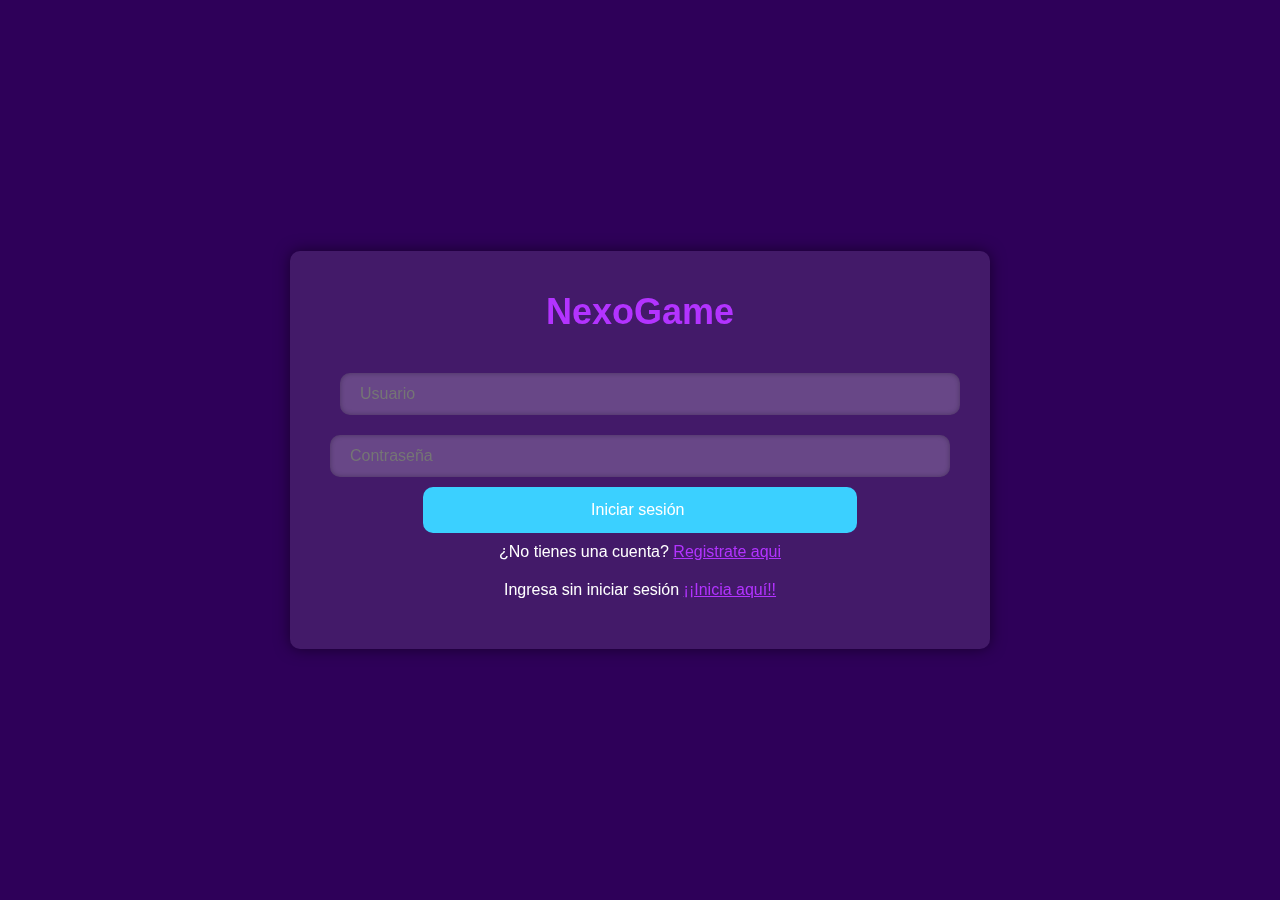
<file: index.html>
<!DOCTYPE html>
<html lang="en">
<head>
    <meta charset="UTF-8">
    <meta http-equiv="X-UA-Compatible" content="IE=edge">
    <meta name="viewport" content="width=device-width, initial-scale=1.0">
    <title>Login</title>
    <link rel="stylesheet" href="styles2.css">
    <link rel="stylesheet" href="https://cdnjs.cloudflare.com/ajax/libs/font-awesome/6.3.0/css/all.min.css" integrity="sha512-SzlrxWUlpfuzQ+pcUCosxcglQRNAq/DZjVsC0lE40xsADsfeQoEypE+enwcOiGjk/bSuGGKHEyjSoQ1zVisanQ==" crossorigin="anonymous" referrerpolicy="no-referrer" />
</head>
<body>
    <div class="login">
        <h1>NexoGame</h1>

        <form action="autenticacion.php" method="post">
            <label for="username">
                <i class="fas fa-user"></i>
            </label>
            <input type="text" name="username"
            placeholder="Usuario" id="username" required>
            <label for="password">
                <i class="fas fa-lock"></i>
            </label>
            <input type="password" name="password"
            placeholder="Contraseña" id="password" required>
            <input type="submit" value="Iniciar sesión ">
            <p class="mt-3" style="padding: 10px;" >¿No tienes una cuenta? <a href="register.html" style="color: #b333ff;">Registrate aqui</a></p>
            <p class="mt-3" style="padding: 10px;" >Ingresa sin iniciar sesión  <a href="inicio.html" style="color: #b333ff;"> ¡¡Inicia aquí!! </a></p>
        </form>
    </div>
</body>
</html>
</file>
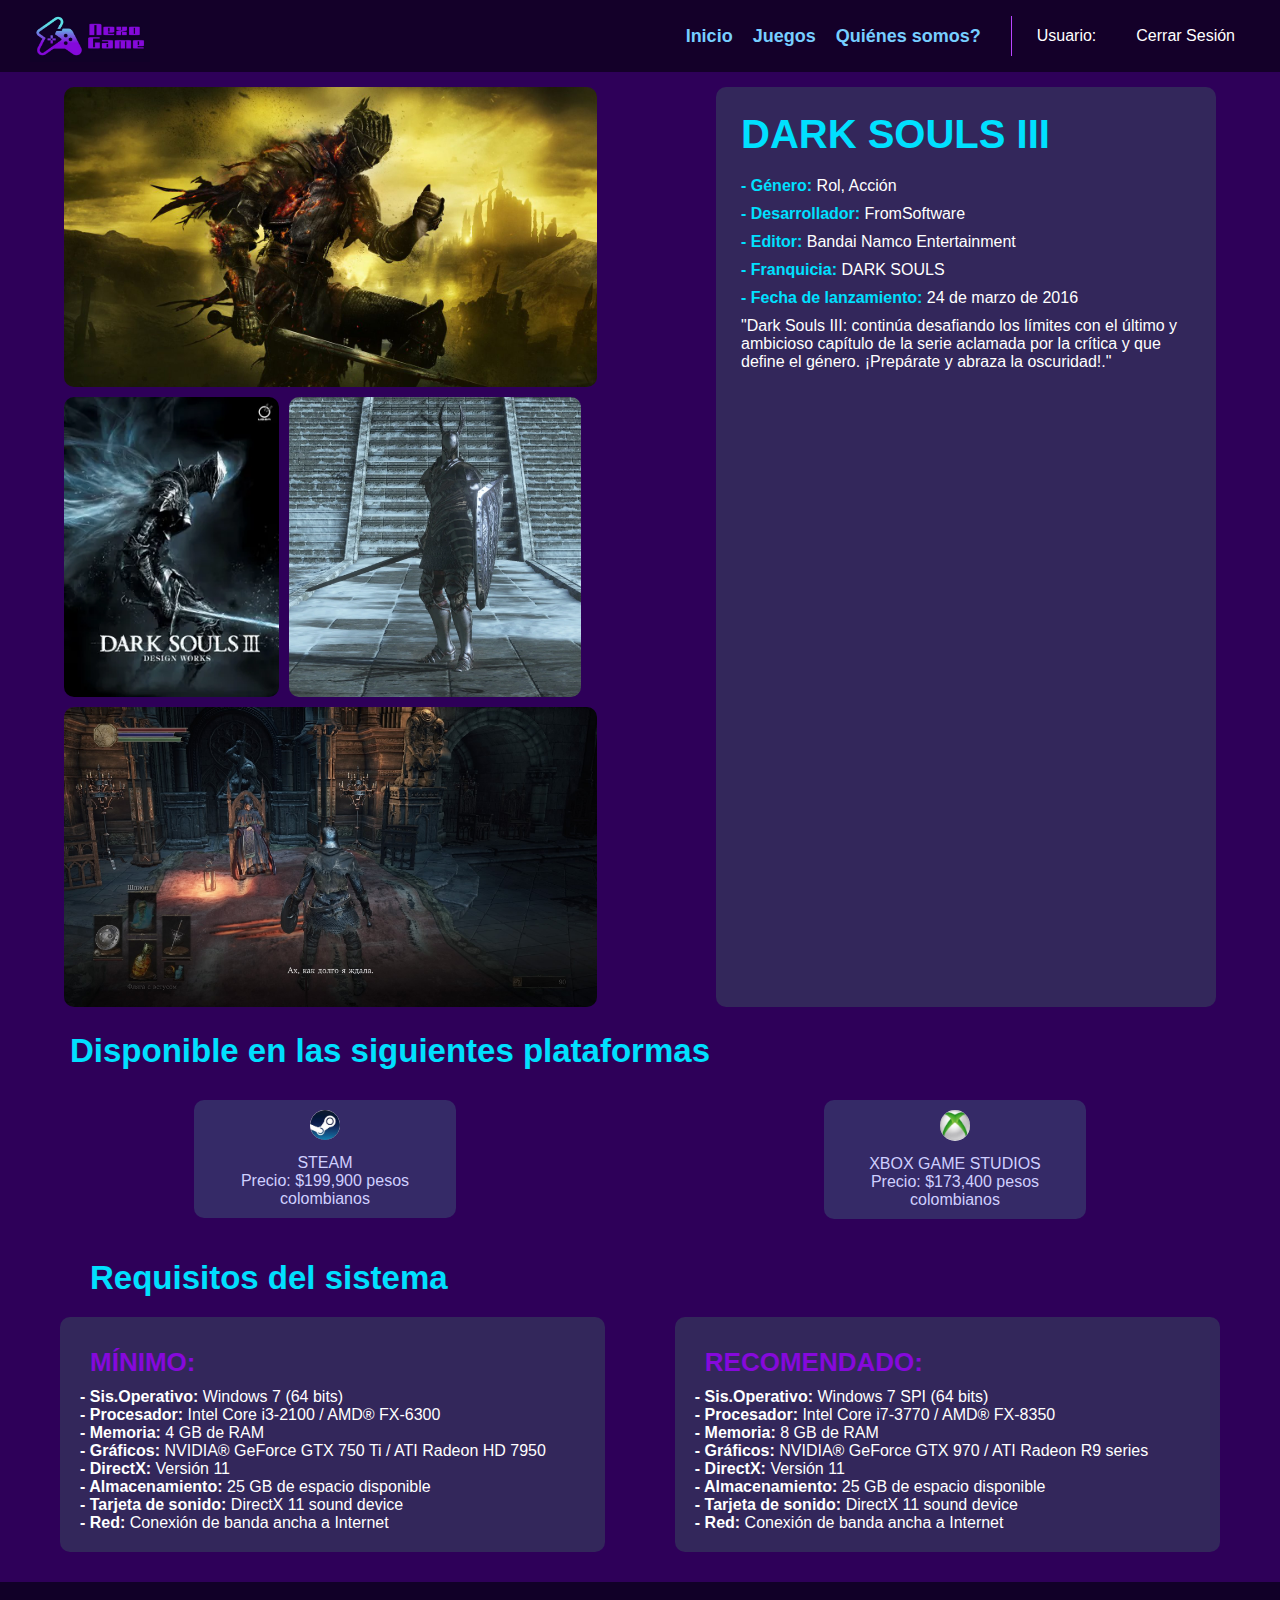
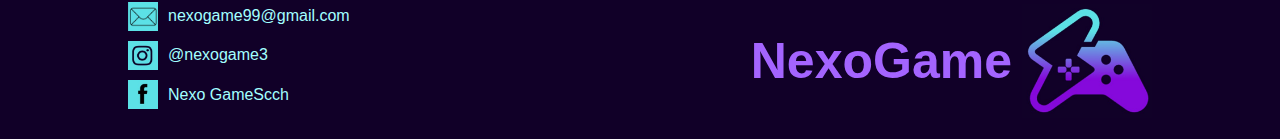
<file: DARK-SOULS-III.html>
<?php


// confirmar sesion

session_start();


if (!isset($_SESSION['loggedin'])) {

    header('Location: index.html');
    exit;
}

?>


<!DOCTYPE html>
<html lang="en">
<head>
    <meta charset="UTF-8">
    <meta name="viewport" content="width=device-width, initial-scale=1.0">
    <title>DARK SOULS III</title>
    <link rel="stylesheet" href="styles.css">
    <link rel="stylesheet" href="https://cdnjs.cloudflare.com/ajax/libs/font-awesome/6.3.0/css/all.min.css" integrity="sha512-SzlrxWUlpfuzQ+pcUCosxcglQRNAq/DZjVsC0lE40xsADsfeQoEypE+enwcOiGjk/bSuGGKHEyjSoQ1zVisanQ==" crossorigin="anonymous" referrerpolicy="no-referrer" />
    <link rel="icon" href="imagen/logo2.jpg">
</head>
<body>
    <header>
        <img src="imagen/logo.jpg" alt="Logo NexoGame">
        <nav class="navtop">
            <ul class="nav-left">
                <li><a href="inicio.html">Inicio</a></li>
                <li><a href="Juegos.html">Juegos</a></li>
                <li><a href="QuienesSomos.html">Quiénes somos?</a></li>
            </ul>
            <div class="separator"></div>
            <div class="login">
                <a href="perfil.html"><i class="fas fa-user-circle"></i>Usuario: <?= $_SESSION['name'] ?></a>
                <a href="cerrar-sesion.php"><i class="fas fa-sign-out-alt"></i>Cerrar Sesión</a>
            </div>
        </nav>
    </header>
 
        <div class="game-details">
            <div class="game-images">
                <img src="imagen/dark-soluls3-1.jpg" alt="DARK SOULS III Image 1">
                <img src="imagen/dark-soluls3-2.jpg" alt="DARK SOULS III Image 2">
                <img src="imagen/dark-soluls3-3.jpg" alt="DARK SOULS III Image 3">
                <img src="imagen/dark-soluls3-4.jpg" alt="DARK SOULS III Image 4">
            </div>
    
            <div class="game-info">
                <h1>DARK SOULS III</h1>
                <p><strong> - Género:</strong> Rol, Acción</p>
                <p><strong> - Desarrollador:</strong> FromSoftware</p>
                <p><strong> - Editor:</strong> Bandai Namco Entertainment </p>
                <p><strong> - Franquicia:</strong> DARK SOULS</p>
                <p><strong> - Fecha de lanzamiento:</strong> 24 de marzo de 2016</p>
                <p>"Dark Souls III: continúa desafiando los límites con el último y ambicioso capítulo de la serie aclamada por la crítica y que define el género. ¡Prepárate y abraza la oscuridad!."</p>
            </div>
        </div>
        <h3 class="txt-plataformas">Disponible en las siguientes plataformas</h3>
        <div class="plataformas">
            <a href="https://store.steampowered.com/app/374320/DARK_SOULS_III/" target="_blank"><div class="plataforma steam">
                <img src="imagen/steam.jpg" alt="Steam Icon">
                <p>STEAM</p>
                <p>Precio: $199,900 pesos colombianos</p>
            </div></a>

            <a href="https://www.xbox.com/es-CL/games/store/dark-souls-iii/BW2XDRNSCCPZ/0001" target="_blank"><div class="plataforma xbox">
                <img src="imagen/xbox.jpg" alt="Xbox Icon">
                <p>XBOX GAME STUDIOS</p>
                <p>Precio: $173,400 pesos colombianos</p>
            </div></a>
        </div>
    
        <div class="requirements">
            <h3>Requisitos del sistema</h3>
            <div class="system-requirements">
                <div class="min-requirements">
                    <h4>MÍNIMO:</h4>
                    <p><strong> - Sis.Operativo:</strong> Windows 7 (64 bits)</p>
                    <p><strong> - Procesador:</strong> Intel Core i3-2100 / AMD® FX-6300</p>
                    <p><strong> - Memoria:</strong> 4 GB de RAM</p>
                    <p><strong> - Gráficos:</strong> NVIDIA® GeForce GTX 750 Ti / ATI Radeon HD 7950</p>
                    <p><strong> - DirectX:</strong> Versión 11</p>
                    <p><strong> - Almacenamiento:</strong> 25 GB de espacio disponible</p>
                    <p><strong> - Tarjeta de sonido:</strong> DirectX 11 sound device</p>
                    <p><strong> - Red:</strong> Conexión de banda ancha a Internet</p>
                </div>
    
                <div class="rec-requirements">
                    <h4>RECOMENDADO:</h4>
                    <p><strong> - Sis.Operativo:</strong> Windows 7 SPI (64 bits)</p>
                    <p><strong> - Procesador:</strong> Intel Core i7-3770 / AMD® FX-8350</p>
                    <p><strong> - Memoria:</strong> 8 GB de RAM</p>
                    <p><strong> - Gráficos:</strong> NVIDIA® GeForce GTX 970 / ATI Radeon R9 series</p>
                    <p><strong> - DirectX:</strong> Versión 11</p>
                    <p><strong> - Almacenamiento:</strong> 25 GB de espacio disponible</p>
                    <p><strong> - Tarjeta de sonido:</strong> DirectX 11 sound device</p>
                    <p><strong> - Red:</strong> Conexión de banda ancha a Internet</p>
                </div>
            </div>
        </div>



    <footer class="footer">
        <div class="contacto">
            <div class="contact-item">
                <img src="imagen/correo.jpg" alt="Email Icon">
                <a href="mailto:nexogame99@gmail.com" target="_blank">nexogame99@gmail.com</a>            </div>
            <div class="contact-item">
                <img src="imagen/instagram.jpg" alt="Instagram Icon">
                <a href="https://www.instagram.com/nexogame3/" target="_blank">@nexogame3</a>
            </div>
            <div class="contact-item">
                <img src="imagen/facebook.jpg" alt="Facebook Icon">
                <a href="https://www.facebook.com/profile.php?id=61568473888321" target="_blank">Nexo GameScch</a>
            </div>
        </div>
        <div class="logo">
            <h2>NexoGame</h2>
            <img src="imagen/logo2.jpg" alt="Controller Logo">
        </div>
    </footer>
</body>
</html>
</file>
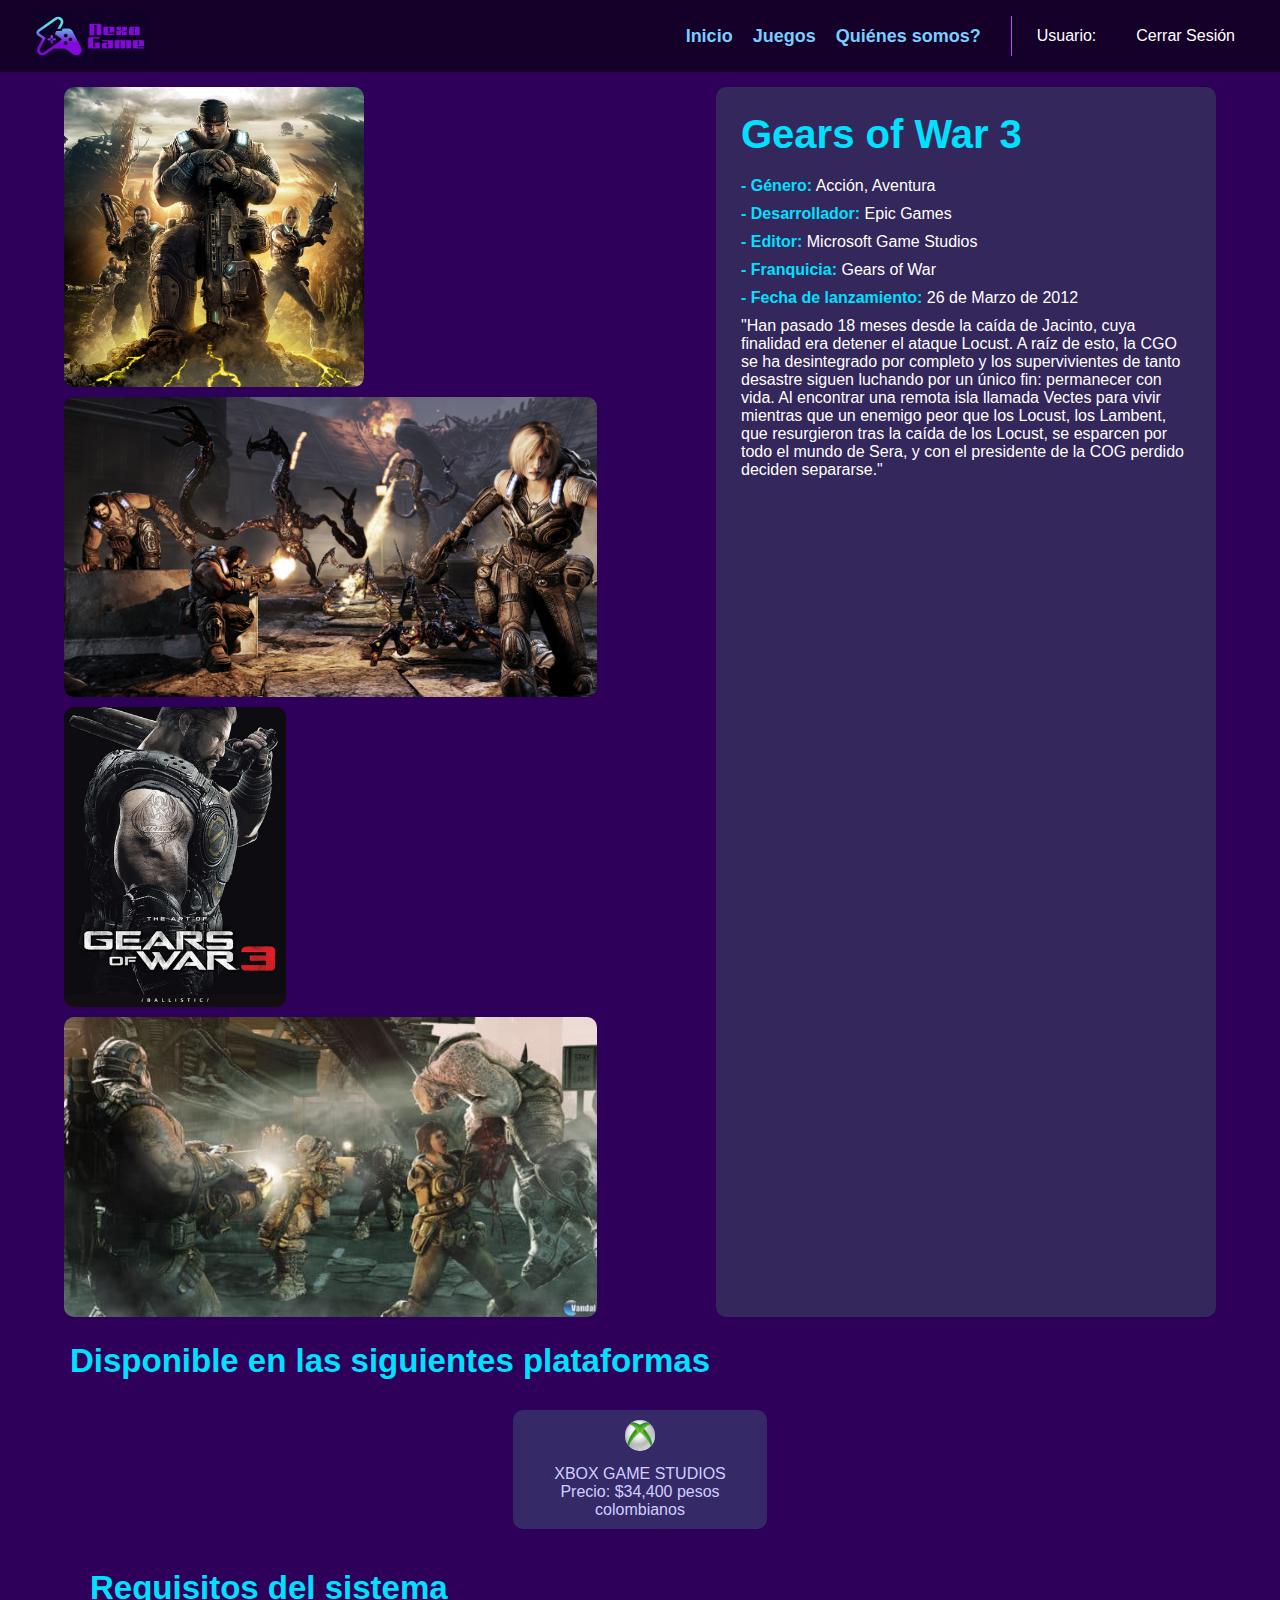
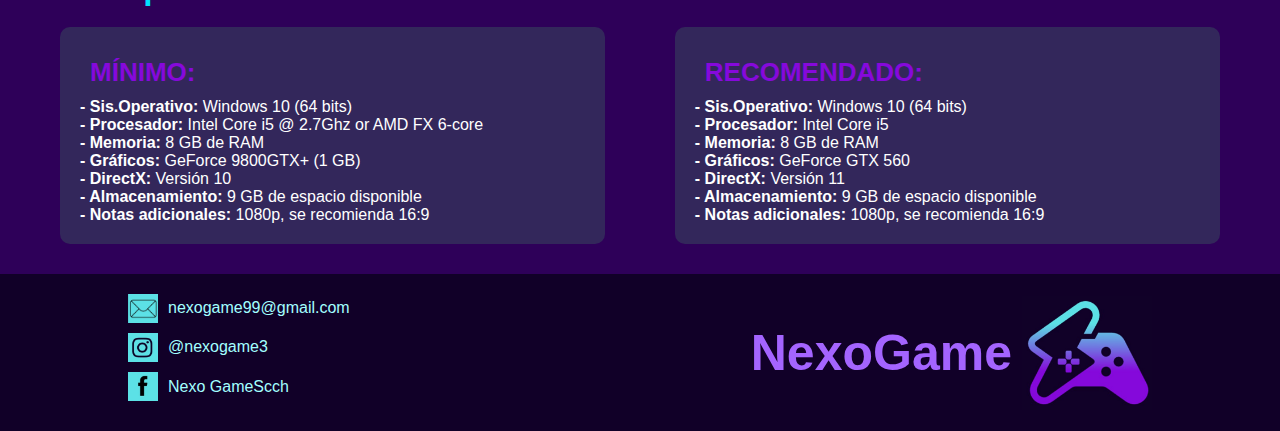
<file: Gears-of-War3.html>
<?php


// confirmar sesion

session_start();


if (!isset($_SESSION['loggedin'])) {

    header('Location: index.html');
    exit;
}

?>

<!DOCTYPE html>
<html lang="en">
<head>
    <meta charset="UTF-8">
    <meta name="viewport" content="width=device-width, initial-scale=1.0">
    <title>Gears of War 3</title>
    <link rel="stylesheet" href="styles.css">
    <link rel="stylesheet" href="https://cdnjs.cloudflare.com/ajax/libs/font-awesome/6.3.0/css/all.min.css" integrity="sha512-SzlrxWUlpfuzQ+pcUCosxcglQRNAq/DZjVsC0lE40xsADsfeQoEypE+enwcOiGjk/bSuGGKHEyjSoQ1zVisanQ==" crossorigin="anonymous" referrerpolicy="no-referrer" />
    <link rel="icon" href="imagen/logo2.jpg">
</head>
<body>
    <header>
        <img src="imagen/logo.jpg" alt="Logo NexoGame">
        <nav class="navtop">
            <ul class="nav-left">
                <li><a href="inicio.html">Inicio</a></li>
                <li><a href="Juegos.html">Juegos</a></li>
                <li><a href="QuienesSomos.html">Quiénes somos?</a></li>
            </ul>
            <div class="separator"></div>
            <div class="login">
                <a href="perfil.html"><i class="fas fa-user-circle"></i>Usuario: <?= $_SESSION['name'] ?></a>
                <a href="cerrar-sesion.php"><i class="fas fa-sign-out-alt"></i>Cerrar Sesión</a>
            </div>
        </nav>
    </header>


        
    
        <div class="game-details">
            <div class="game-images">
                <img src="imagen/gears-of-war3-1.jpg" alt="Gears of War 3 Image 1">
                <img src="imagen/gears-of-war3-2.jpg" alt="Gears of War 3 Image 2">
                <img src="imagen/gears-of-war3-3.jpg" alt="Gears of War 3 Image 3">
                <img src="imagen/gears-of-war3-4.jpg" alt="Gears of War 3 Image 4">
            </div>
    
            <div class="game-info">
                <h1>Gears of War 3</h1>
                <p><strong> - Género:</strong> Acción, Aventura</p>
                <p><strong> - Desarrollador:</strong> Epic Games</p>
                <p><strong> - Editor:</strong> Microsoft Game Studios</p>
                <p><strong> - Franquicia:</strong> Gears of War</p>
                <p><strong> - Fecha de lanzamiento:</strong> 26 de Marzo de 2012</p>
                <p>"Han pasado 18 meses desde la caída de Jacinto, cuya finalidad era detener el ataque Locust. A raíz de esto, la CGO se ha desintegrado por completo y los supervivientes de tanto desastre siguen luchando por un único fin: permanecer con vida. Al encontrar una remota isla llamada Vectes para vivir mientras que un enemigo peor que los Locust, los Lambent, que resurgieron tras la caída de los Locust, se esparcen por todo el mundo de Sera, y con el presidente de la COG perdido deciden separarse."</p>
            </div>
        </div>
        <h3 class="txt-plataformas">Disponible en las siguientes plataformas</h3>
        <div class="plataformas">

            <a href="https://www.xbox.com/es-co/games/store/hollow-knight-edicion-corazon-vacio/9mw9469v91lm" target="_blank"><div class="plataforma xbox">
                <img src="imagen/xbox.jpg" alt="Xbox Icon">
                <p>XBOX GAME STUDIOS</p>
                <p>Precio: $34,400 pesos colombianos</p>
            </div></a>
        </div>
    
        <div class="requirements">
            <h3>Requisitos del sistema</h3>
            <div class="system-requirements">
                <div class="min-requirements">
                    <h4>MÍNIMO:</h4>
                    <p><strong> - Sis.Operativo:</strong> Windows 10 (64 bits)</p>
                    <p><strong> - Procesador:</strong> Intel Core i5 @ 2.7Ghz or AMD FX 6-core</p>
                    <p><strong> - Memoria:</strong> 8 GB de RAM</p>
                    <p><strong> - Gráficos:</strong> GeForce 9800GTX+ (1 GB)</p>
                    <p><strong> - DirectX:</strong> Versión 10</p>
                    <p><strong> - Almacenamiento:</strong> 9 GB de espacio disponible</p>
                    <p><strong> - Notas adicionales:</strong> 1080p, se recomienda 16:9</p>
                </div>
    
                <div class="rec-requirements">
                    <h4>RECOMENDADO:</h4>
                    <p><strong> - Sis.Operativo:</strong> Windows 10 (64 bits)</p>
                    <p><strong> - Procesador:</strong> Intel Core i5</p>
                    <p><strong> - Memoria:</strong> 8 GB de RAM</p>
                    <p><strong> - Gráficos:</strong> GeForce GTX 560</p>
                    <p><strong> - DirectX:</strong> Versión 11</p>
                    <p><strong> - Almacenamiento:</strong> 9 GB de espacio disponible</p>
                    <p><strong> - Notas adicionales:</strong> 1080p, se recomienda 16:9</p>
                </div>
            </div>
        </div>



    <footer class="footer">
        <div class="contacto">
            <div class="contact-item">
                <img src="imagen/correo.jpg" alt="Email Icon">
                <a href="mailto:nexogame99@gmail.com" target="_blank">nexogame99@gmail.com</a>            </div>
            <div class="contact-item">
                <img src="imagen/instagram.jpg" alt="Instagram Icon">
                <a href="https://www.instagram.com/nexogame3/" target="_blank">@nexogame3</a>
            </div>
            <div class="contact-item">
                <img src="imagen/facebook.jpg" alt="Facebook Icon">
                <a href="https://www.facebook.com/profile.php?id=61568473888321" target="_blank">Nexo GameScch</a>
            </div>
        </div>
        <div class="logo">
            <h2>NexoGame</h2>
            <img src="imagen/logo2.jpg" alt="Controller Logo">
        </div>
    </footer>
</body>
</html>
</file>
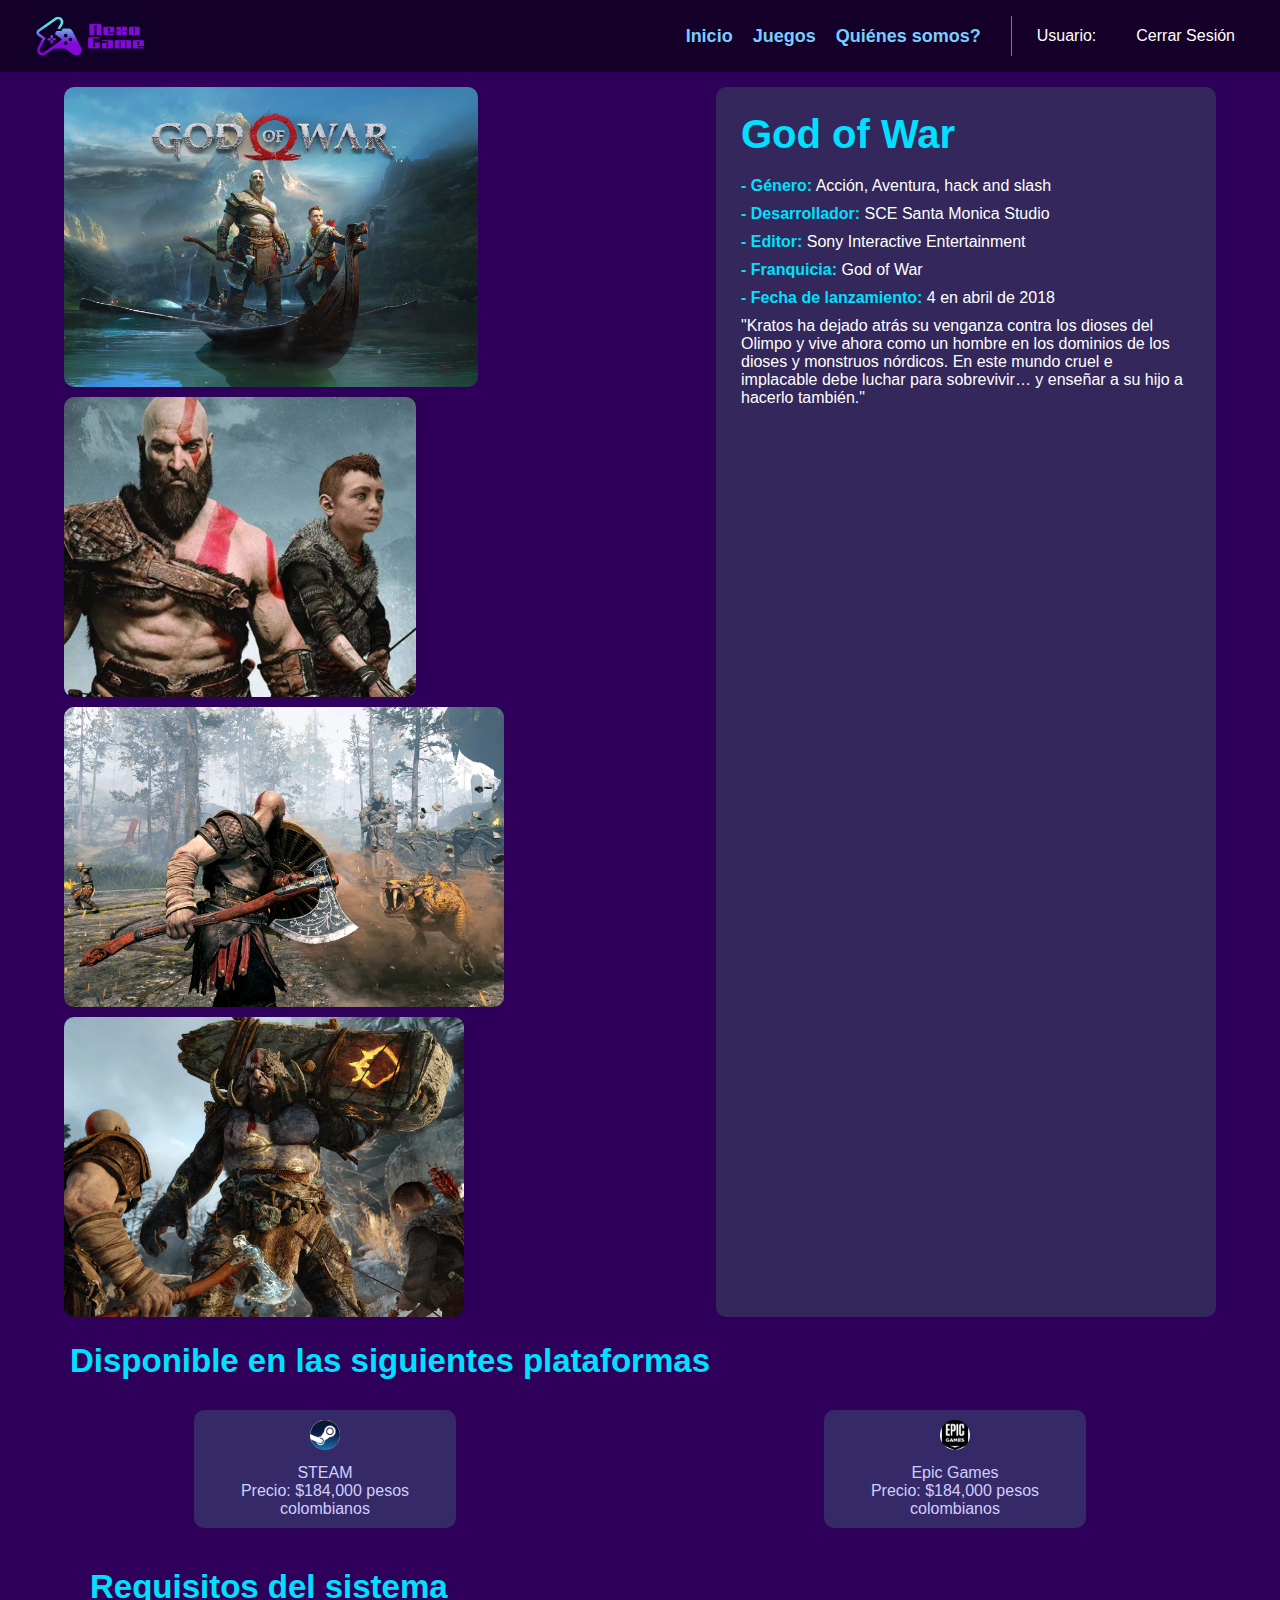
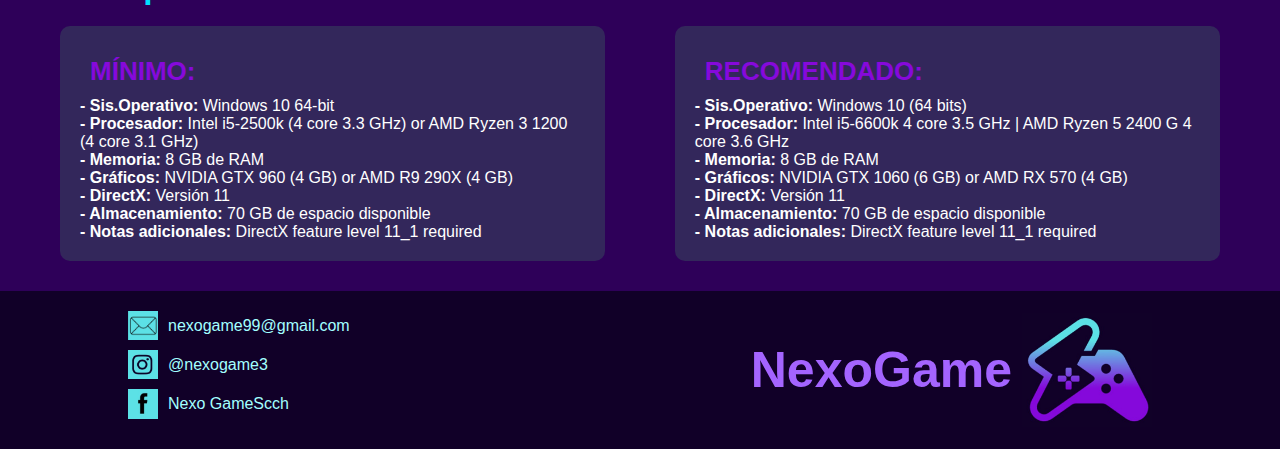
<file: God_of_War.html>
<?php


// confirmar sesion

session_start();


if (!isset($_SESSION['loggedin'])) {

    header('Location: index.html');
    exit;
}

?>

<!DOCTYPE html>
<html lang="en">
<head>
    <meta charset="UTF-8">
    <meta name="viewport" content="width=device-width, initial-scale=1.0">
    <title>God of War</title>
    <link rel="stylesheet" href="styles.css">
    <link rel="stylesheet" href="https://cdnjs.cloudflare.com/ajax/libs/font-awesome/6.3.0/css/all.min.css" integrity="sha512-SzlrxWUlpfuzQ+pcUCosxcglQRNAq/DZjVsC0lE40xsADsfeQoEypE+enwcOiGjk/bSuGGKHEyjSoQ1zVisanQ==" crossorigin="anonymous" referrerpolicy="no-referrer" />
    <link rel="icon" href="imagen/logo2.jpg">
</head>
<body>
    <header>
        <img src="imagen/logo.jpg" alt="Logo NexoGame">
        <nav class="navtop">
            <ul class="nav-left">
                <li><a href="inicio.html">Inicio</a></li>
                <li><a href="Juegos.html">Juegos</a></li>
                <li><a href="QuienesSomos.html">Quiénes somos?</a></li>
            </ul>
            <div class="separator"></div>
            <div class="login">
                <a href="perfil.html"><i class="fas fa-user-circle"></i>Usuario: <?= $_SESSION['name'] ?></a>
                <a href="cerrar-sesion.php"><i class="fas fa-sign-out-alt"></i>Cerrar Sesión</a>
            </div>
        </nav>
    </header>


        
    
        <div class="game-details">
            <div class="game-images">
                <img src="imagen/GodOfWar1.jpg" alt="God of War Image 1">
                <img src="imagen/GodOfWar2.jpg" alt="God of War Image 2">
                <img src="imagen/GodOfWar3.jpg" alt="God of War Image 3">
                <img src="imagen/GodOfWar4.jpg" alt="God of War Image 4">
            </div>
    
            <div class="game-info">
                <h1>God of War</h1>
                <p><strong> - Género:</strong> Acción, Aventura, hack and slash</p>
                <p><strong> - Desarrollador:</strong> SCE Santa Monica Studio </p>
                <p><strong> - Editor:</strong> Sony Interactive Entertainment</p>
                <p><strong> - Franquicia:</strong> God of War</p>
                <p><strong> - Fecha de lanzamiento:</strong> 4 en abril de 2018</p>
                <p>"Kratos ha dejado atrás su venganza contra los dioses del Olimpo y vive ahora como un hombre en los dominios de los dioses y monstruos nórdicos. En este mundo cruel e implacable debe luchar para sobrevivir… y enseñar a su hijo a hacerlo también."</p>
            </div>
        </div>
        <h3 class="txt-plataformas">Disponible en las siguientes plataformas</h3>
        <div class="plataformas">
            <a href="https://store.steampowered.com/app/1593500/God_of_War/?l=spanish" target="_blank"><div class="plataforma steam">
                <img src="imagen/steam.jpg" alt="Steam Icon">
                <p>STEAM</p>
                <p>Precio: $184,000 pesos colombianos</p>
            </div></a>

            <a href="https://store.epicgames.com/es-MX/p/god-of-war" target="_blank"><div class="plataforma xbox">
                <img src="imagen/EpicGames.jpg" alt="Xbox Icon">
                <p>Epic Games</p>
                <p>Precio: $184,000 pesos colombianos</p>
            </div></a>
        </div>
    
        <div class="requirements">
            <h3>Requisitos del sistema</h3>
            <div class="system-requirements">
                <div class="min-requirements">
                    <h4>MÍNIMO:</h4>
                    <p><strong> - Sis.Operativo:</strong> Windows 10 64-bit</p>
                    <p><strong> - Procesador:</strong> Intel i5-2500k (4 core 3.3 GHz) or AMD Ryzen 3 1200 (4 core 3.1 GHz)</p>
                    <p><strong> - Memoria:</strong> 8 GB de RAM</p>
                    <p><strong> - Gráficos:</strong> NVIDIA GTX 960 (4 GB) or AMD R9 290X (4 GB)</p>
                    <p><strong> - DirectX:</strong> Versión 11</p>
                    <p><strong> - Almacenamiento:</strong> 70 GB de espacio disponible</p>
                    <p><strong> - Notas adicionales:</strong> DirectX feature level 11_1 required</p>
                </div>
    
                <div class="rec-requirements">
                    <h4>RECOMENDADO:</h4>
                    <p><strong> - Sis.Operativo:</strong> Windows 10 (64 bits)</p>
                    <p><strong> - Procesador:</strong>  Intel i5-6600k 4 core 3.5 GHz | AMD Ryzen 5 2400 G 4 core 3.6 GHz</p>
                    <p><strong> - Memoria:</strong> 8 GB de RAM</p>
                    <p><strong> - Gráficos:</strong> NVIDIA GTX 1060 (6 GB) or AMD RX 570 (4 GB)</p>
                    <p><strong> - DirectX:</strong> Versión 11</p>
                    <p><strong> - Almacenamiento:</strong> 70 GB de espacio disponible</p>
                    <p><strong> - Notas adicionales:</strong> DirectX feature level 11_1 required</p>
                </div>
            </div>
        </div>



    <footer class="footer">
        <div class="contacto">
            <div class="contact-item">
                <img src="imagen/correo.jpg" alt="Email Icon">
                <a href="mailto:nexogame99@gmail.com" target="_blank">nexogame99@gmail.com</a>            </div>
            <div class="contact-item">
                <img src="imagen/instagram.jpg" alt="Instagram Icon">
                <a href="https://www.instagram.com/nexogame3/" target="_blank">@nexogame3</a>
            </div>
            <div class="contact-item">
                <img src="imagen/facebook.jpg" alt="Facebook Icon">
                <a href="https://www.facebook.com/profile.php?id=61568473888321" target="_blank">Nexo GameScch</a>
            </div>
        </div>
        <div class="logo">
            <h2>NexoGame</h2>
            <img src="imagen/logo2.jpg" alt="Controller Logo">
        </div>
    </footer>
    
    
</body>
</html>
</file>
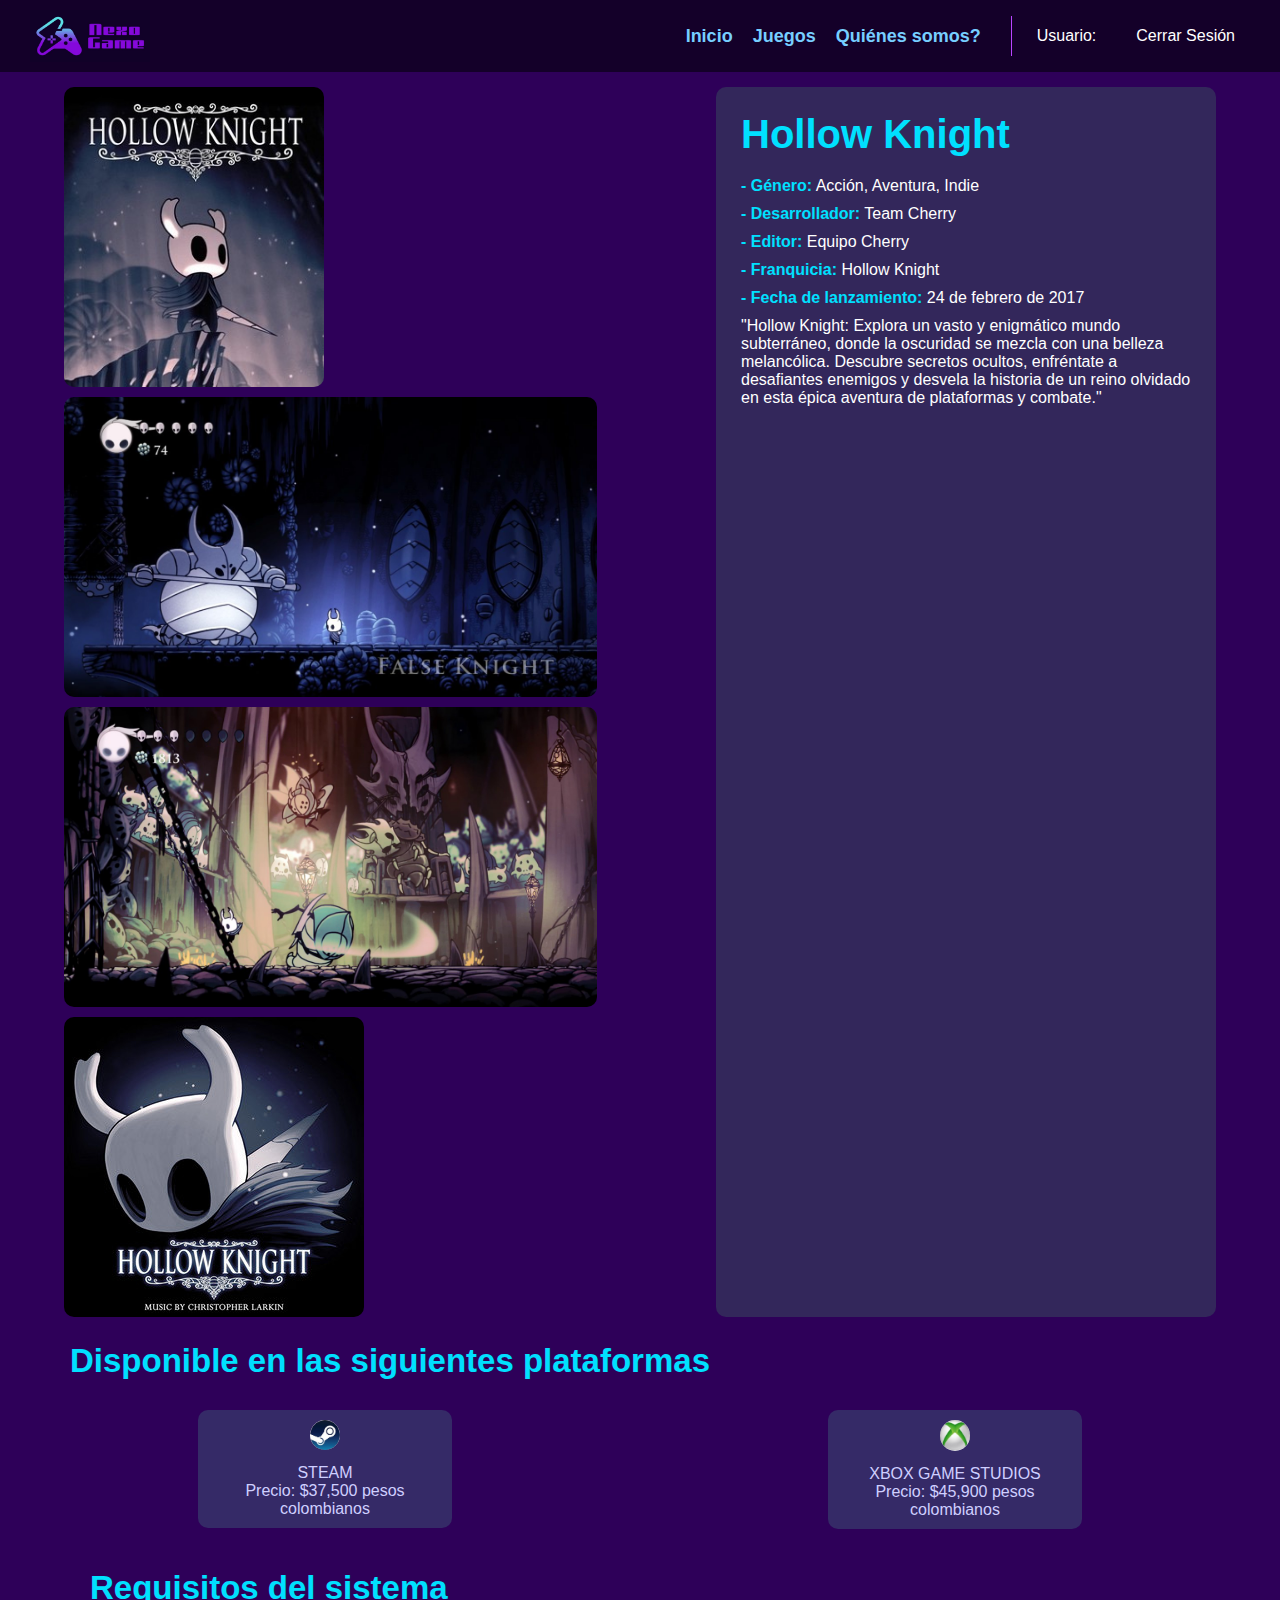
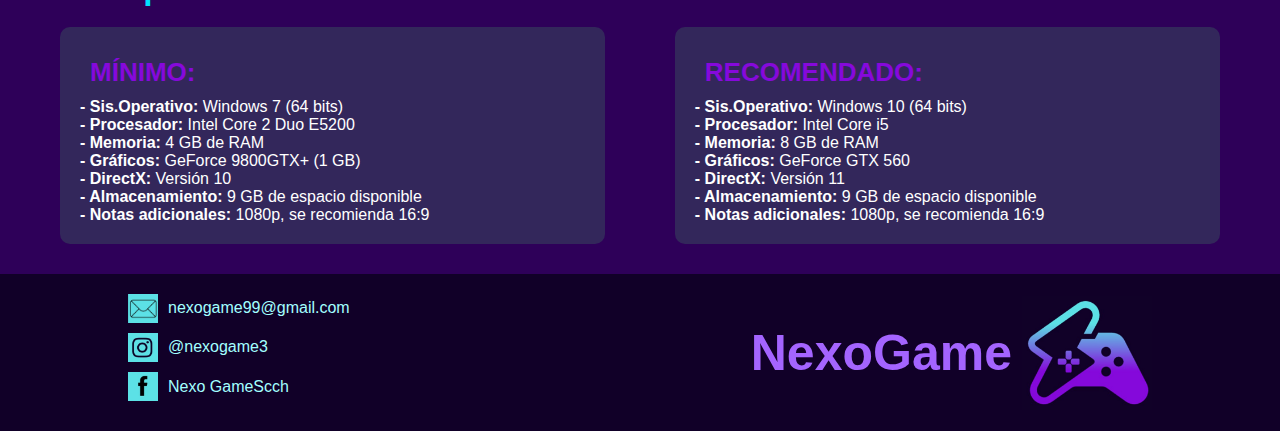
<file: HollowK.html>
<?php


// confirmar sesion

session_start();


if (!isset($_SESSION['loggedin'])) {

    header('Location: index.html');
    exit;
}

?>

<!DOCTYPE html>
<html lang="en">
<head>
    <meta charset="UTF-8">
    <meta name="viewport" content="width=device-width, initial-scale=1.0">
    <title>Hollow Knight</title>
    <link rel="stylesheet" href="styles.css">
    <link rel="stylesheet" href="https://cdnjs.cloudflare.com/ajax/libs/font-awesome/6.3.0/css/all.min.css" integrity="sha512-SzlrxWUlpfuzQ+pcUCosxcglQRNAq/DZjVsC0lE40xsADsfeQoEypE+enwcOiGjk/bSuGGKHEyjSoQ1zVisanQ==" crossorigin="anonymous" referrerpolicy="no-referrer" />
    <link rel="icon" href="imagen/logo2.jpg">
</head>
<body>
    <header>
        <img src="imagen/logo.jpg" alt="Logo NexoGame">
        <nav class="navtop">
            <ul class="nav-left">
                <li><a href="inicio.html">Inicio</a></li>
                <li><a href="Juegos.html">Juegos</a></li>
                <li><a href="QuienesSomos.html">Quiénes somos?</a></li>
            </ul>
            <div class="separator"></div>
            <div class="login">
                <a href="perfil.html"><i class="fas fa-user-circle"></i>Usuario: <?= $_SESSION['name'] ?></a>
                <a href="cerrar-sesion.php"><i class="fas fa-sign-out-alt"></i>Cerrar Sesión</a>
            </div>
        </nav>
    </header>


        
    
        <div class="game-details">
            <div class="game-images">
                <img src="imagen/Hollow_Knight.jpg" alt="Hollow Knight Image 1">
                <img src="imagen/Hollow_Knight2.jpg" alt="Hollow Knight Image 2">
                <img src="imagen/Hollow_Knight3.jpg" alt="Hollow Knight Image 3">
                <img src="imagen/Hollow_Knight4.jpg" alt="Hollow Knight Image 4">
            </div>
    
            <div class="game-info">
                <h1>Hollow Knight</h1>
                <p><strong> - Género:</strong> Acción, Aventura, Indie</p>
                <p><strong> - Desarrollador:</strong> Team Cherry</p>
                <p><strong> - Editor:</strong> Equipo Cherry</p>
                <p><strong> - Franquicia:</strong> Hollow Knight</p>
                <p><strong> - Fecha de lanzamiento:</strong> 24 de febrero de 2017</p>
                <p>"Hollow Knight: Explora un vasto y enigmático mundo subterráneo, donde la oscuridad se mezcla con una belleza melancólica. Descubre secretos ocultos, enfréntate a desafiantes enemigos y desvela la historia de un reino olvidado en esta épica aventura de plataformas y combate."</p>
            </div>
        </div>
        <h3 class="txt-plataformas">Disponible en las siguientes plataformas</h3>
        <div class="plataformas">
            <a href="https://store.steampowered.com/app/367520/Hollow_Knight/" target="_blank"><div class="plataforma steam">
                <img src="imagen/steam.jpg" alt="Steam Icon">
                <p>STEAM</p>
                <p>Precio: $37,500 pesos colombianos</p>
            </div></a>

            <a href="https://www.xbox.com/es-co/games/store/hollow-knight-edicion-corazon-vacio/9mw9469v91lm" target="_blank"><div class="plataforma xbox">
                <img src="imagen/xbox.jpg" alt="Xbox Icon">
                <p>XBOX GAME STUDIOS</p>
                <p>Precio: $45,900 pesos colombianos</p>
            </div></a>
        </div>
    
        <div class="requirements">
            <h3>Requisitos del sistema</h3>
            <div class="system-requirements">
                <div class="min-requirements">
                    <h4>MÍNIMO:</h4>
                    <p><strong> - Sis.Operativo:</strong> Windows 7 (64 bits)</p>
                    <p><strong> - Procesador:</strong> Intel Core 2 Duo E5200</p>
                    <p><strong> - Memoria:</strong> 4 GB de RAM</p>
                    <p><strong> - Gráficos:</strong> GeForce 9800GTX+ (1 GB)</p>
                    <p><strong> - DirectX:</strong> Versión 10</p>
                    <p><strong> - Almacenamiento:</strong> 9 GB de espacio disponible</p>
                    <p><strong> - Notas adicionales:</strong> 1080p, se recomienda 16:9</p>
                </div>
    
                <div class="rec-requirements">
                    <h4>RECOMENDADO:</h4>
                    <p><strong> - Sis.Operativo:</strong> Windows 10 (64 bits)</p>
                    <p><strong> - Procesador:</strong> Intel Core i5</p>
                    <p><strong> - Memoria:</strong> 8 GB de RAM</p>
                    <p><strong> - Gráficos:</strong> GeForce GTX 560</p>
                    <p><strong> - DirectX:</strong> Versión 11</p>
                    <p><strong> - Almacenamiento:</strong> 9 GB de espacio disponible</p>
                    <p><strong> - Notas adicionales:</strong> 1080p, se recomienda 16:9</p>
                </div>
            </div>
        </div>



    <footer class="footer">
        <div class="contacto">
            <div class="contact-item">
                <img src="imagen/correo.jpg" alt="Email Icon">
                <a href="mailto:nexogame99@gmail.com" target="_blank">nexogame99@gmail.com</a>            </div>
            <div class="contact-item">
                <img src="imagen/instagram.jpg" alt="Instagram Icon">
                <a href="https://www.instagram.com/nexogame3/" target="_blank">@nexogame3</a>
            </div>
            <div class="contact-item">
                <img src="imagen/facebook.jpg" alt="Facebook Icon">
                <a href="https://www.facebook.com/profile.php?id=61568473888321" target="_blank">Nexo GameScch</a>
            </div>
        </div>
        <div class="logo">
            <h2>NexoGame</h2>
            <img src="imagen/logo2.jpg" alt="Controller Logo">
        </div>
    </footer>
    
</body>
</html>
</file>
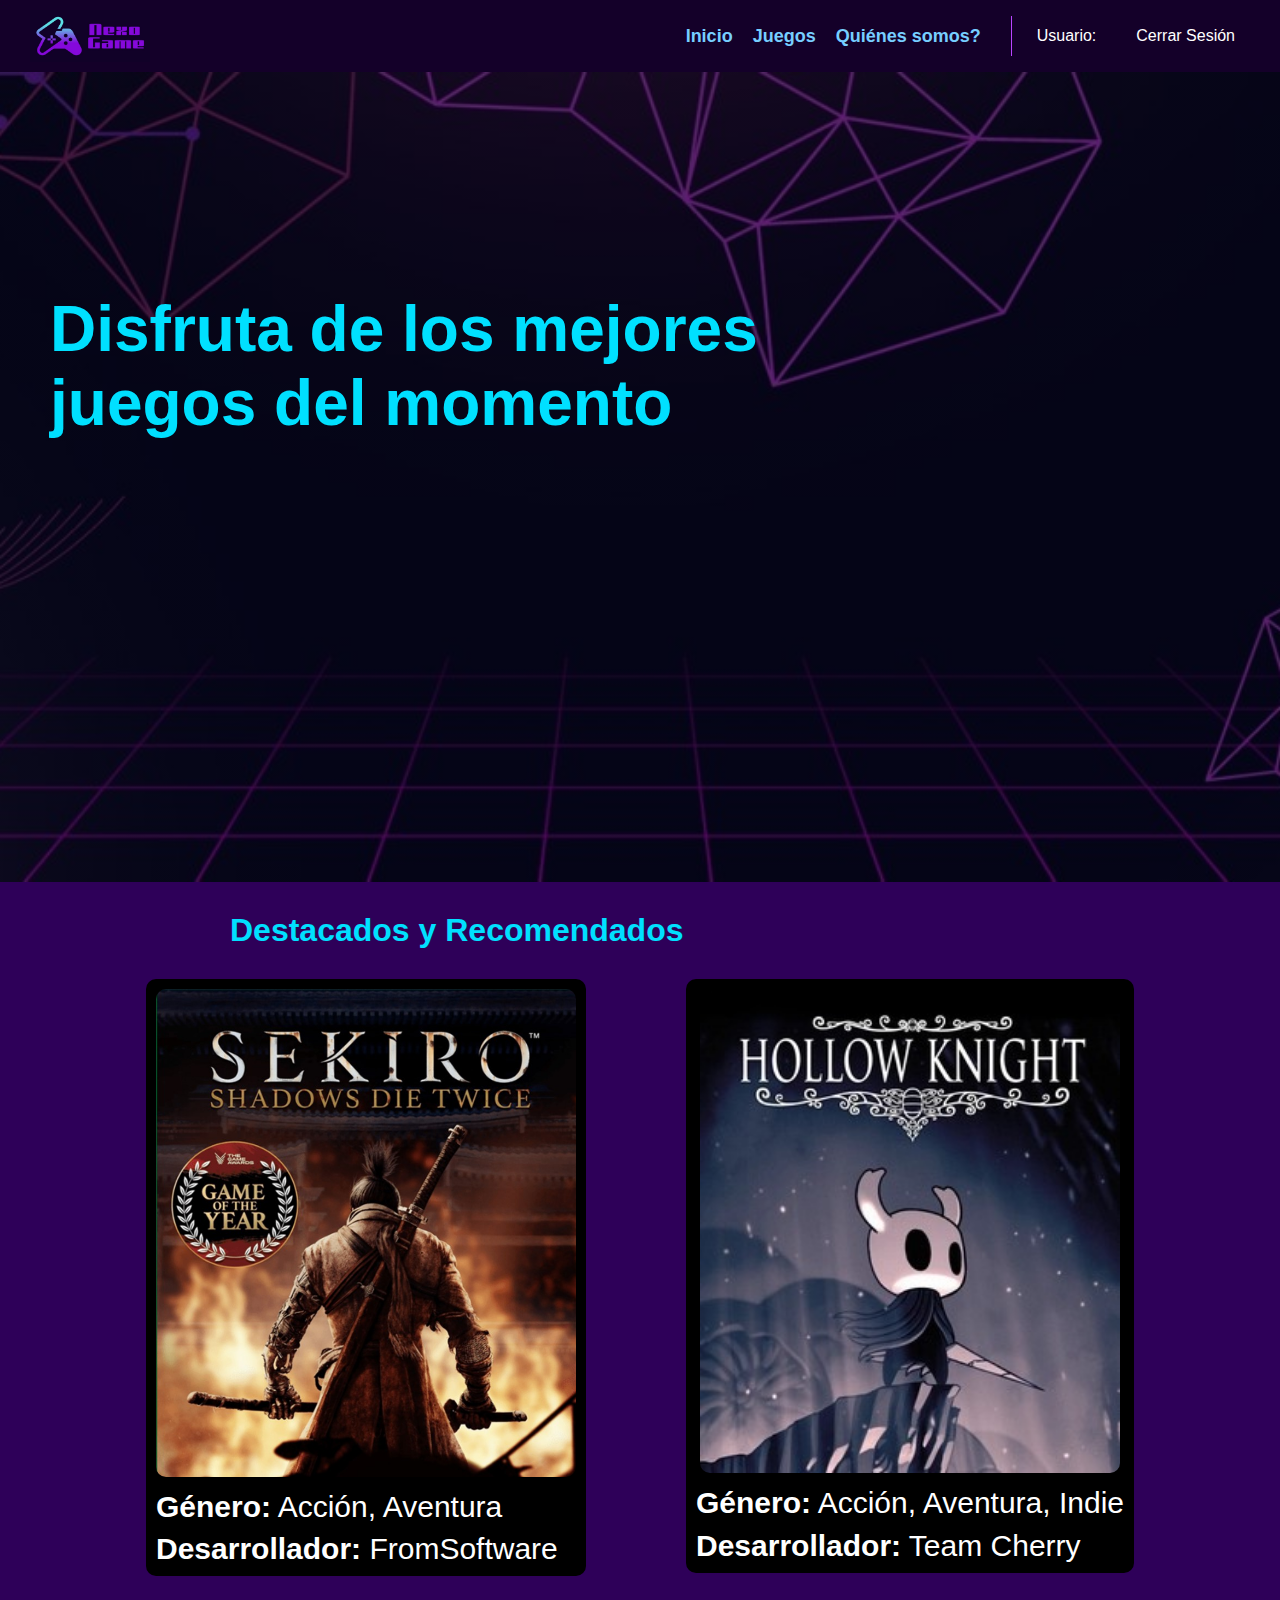
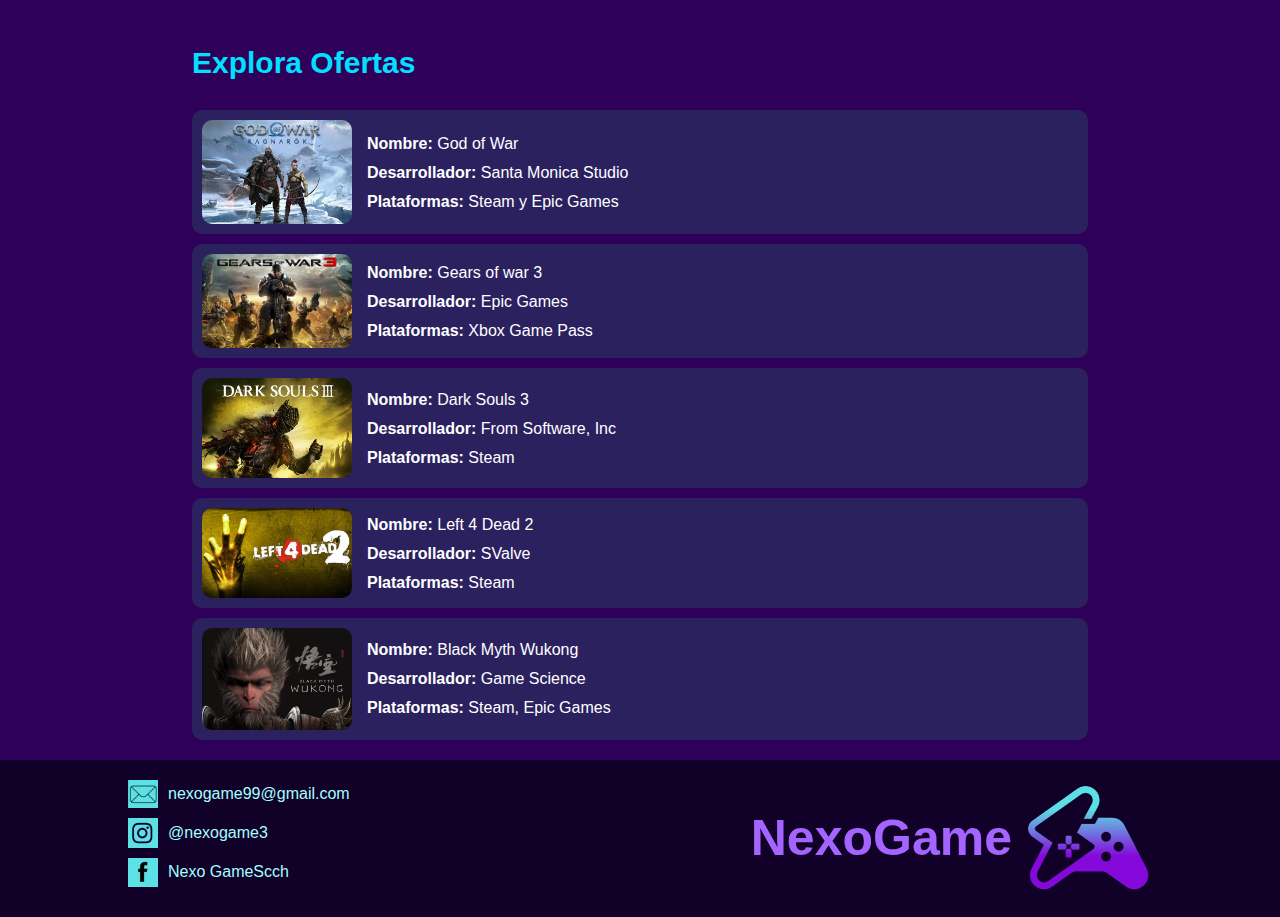
<file: inicio.html>
<?php


// confirmar sesion

session_start();


if (!isset($_SESSION['loggedin'])) {

    header('Location: index.html');
    exit;
}

?>


<!DOCTYPE html>
<html lang="en">

<head>
    <meta charset="UTF-8">
    <meta http-equiv="X-UA-Compatible" content="IE=edge">
    <meta name="viewport" content="width=device-width, initial-scale=1.0">
    <title>Inicio</title>
    <link rel="stylesheet" href="styles.css">
    <link rel="stylesheet" href="https://cdnjs.cloudflare.com/ajax/libs/font-awesome/6.3.0/css/all.min.css" integrity="sha512-SzlrxWUlpfuzQ+pcUCosxcglQRNAq/DZjVsC0lE40xsADsfeQoEypE+enwcOiGjk/bSuGGKHEyjSoQ1zVisanQ==" crossorigin="anonymous" referrerpolicy="no-referrer" />
    <link rel="icon" href="imagen/logo2.jpg">
</head>


<body class="loggedin">
    <header>
        <img src="imagen/logo.jpg" alt="Logo NexoGame">
        <nav class="navtop">
            <ul class="nav-left">
                <li><a href="inicio.html">Inicio</a></li>
                <li><a href="Juegos.html">Juegos</a></li>
                <li><a href="QuienesSomos.html">Quiénes somos?</a></li>
            </ul>
            <div class="separator"></div>
            <div class="login">
                <a href="perfil.html"><i class="fas fa-user-circle"></i>Usuario: <?= $_SESSION['name'] ?></a>
                <a href="cerrar-sesion.php"><i class="fas fa-sign-out-alt"></i>Cerrar Sesión</a>
            </div>
        </nav>
    </header>

    <main>
        <section class="hero">
            <h1>Disfruta de los mejores <br>juegos del momento</h1>
        </section>

        <section class="destacados">
            <h2>Destacados y Recomendados</h2>
            <div class="juegos-destacados">
                <a href="sekiro.html">
                    <div class="juego">
                        <img src="imagen/sekiro.jpg" alt="Sekiro: Shadows Die Twice">
                        <p><strong>Género:</strong> Acción, Aventura</p>
                        <p><strong>Desarrollador:</strong> FromSoftware</p>
                    </div>
                </a>
                <a href="HollowK.html">
                    <div class="juego">
                        <img src="imagen/Hollow_Knight.jpg" alt="Hollow Knight: Voidheart Edition">
                        <p><strong>Género:</strong> Acción, Aventura, Indie</p>
                        <p><strong>Desarrollador:</strong> Team Cherry</p>
                    </div>
                </a>
            </div>
        </section>


        <section class="ofertas">
            <h2>Explora Ofertas</h2>
            <a href="God_of_War.html">
            <div class="oferta">
                <img src="imagen/god-of-war.jpg" alt="Got of War">
                <div class="texto-oferta">
                    <p><strong>Nombre:</strong> God of War</p><br>
                    <p><strong>Desarrollador:</strong> Santa Monica Studio</p><br>
                    <p><strong>Plataformas:</strong> Steam y Epic Games</p>
                </div>
            </div>
            </a>
            <a href="Gears-of-War3.html">
            <div class="oferta">
                <img src="imagen/gears-of-war3.jpg" alt="Gears of war 3">
                <div class="texto-oferta">
                    <p><strong>Nombre:</strong> Gears of war 3 </p><br>
                    <p><strong>Desarrollador:</strong> Epic Games</p><br>
                    <p><strong>Plataformas:</strong> Xbox Game Pass</p>
                </div> 
            </div>
            </a>
            <a href="DARK-SOULS-III.html">
            <div class="oferta">
                <img src="imagen/dark-soluls3.jpg" alt="Dark Souls 3">
                <div class="texto-oferta">
                    <p><strong>Nombre:</strong> Dark Souls 3 </p><br>
                    <p><strong>Desarrollador:</strong> From Software, Inc</p><br>
                    <p><strong>Plataformas:</strong> Steam</p>
                </div> 
            </div>
            </a>
            <a href="Left4Dead2.html">
            <div class="oferta">
                <img src="imagen/left4dead2.jpg" alt="Left 4 Dead 2">
                <div class="texto-oferta">
                    <p><strong>Nombre:</strong> Left 4 Dead 2</p><br>
                    <p><strong>Desarrollador:</strong> SValve </p><br>
                    <p><strong>Plataformas:</strong> Steam</p>
                </div> 
            </div>
            </a>
            <a href="wukong.html">
            <div class="oferta">
                <img src="imagen/Black-Myth-Wukong.jpg" alt="Black Myth Wukong">
                <div class="texto-oferta">
                    <p><strong>Nombre:</strong> Black Myth Wukong </p><br>
                    <p><strong>Desarrollador:</strong> Game Science</p><br>
                    <p><strong>Plataformas:</strong> Steam, Epic Games</p>
                </div> 
            </div>
            </a>
        </section>
    </main>


    <footer class="footer">
        <div class="contacto">
            <div class="contact-item">
                <img src="imagen/correo.jpg" alt="Email Icon">
                <a href="mailto:nexogame99@gmail.com" target="_blank">nexogame99@gmail.com</a>            </div>
            <div class="contact-item">
                <img src="imagen/instagram.jpg" alt="Instagram Icon">
                <a href="https://www.instagram.com/nexogame3/" target="_blank">@nexogame3</a>
            </div>
            <div class="contact-item">
                <img src="imagen/facebook.jpg" alt="Facebook Icon">
                <a href="https://www.facebook.com/profile.php?id=61568473888321" target="_blank">Nexo GameScch</a>
            </div>
        </div>
        <div class="logo">
            <h2>NexoGame</h2>
            <img src="imagen/logo2.jpg" alt="Controller Logo">
        </div>
    </footer>

    
</body>

</html>
</file>
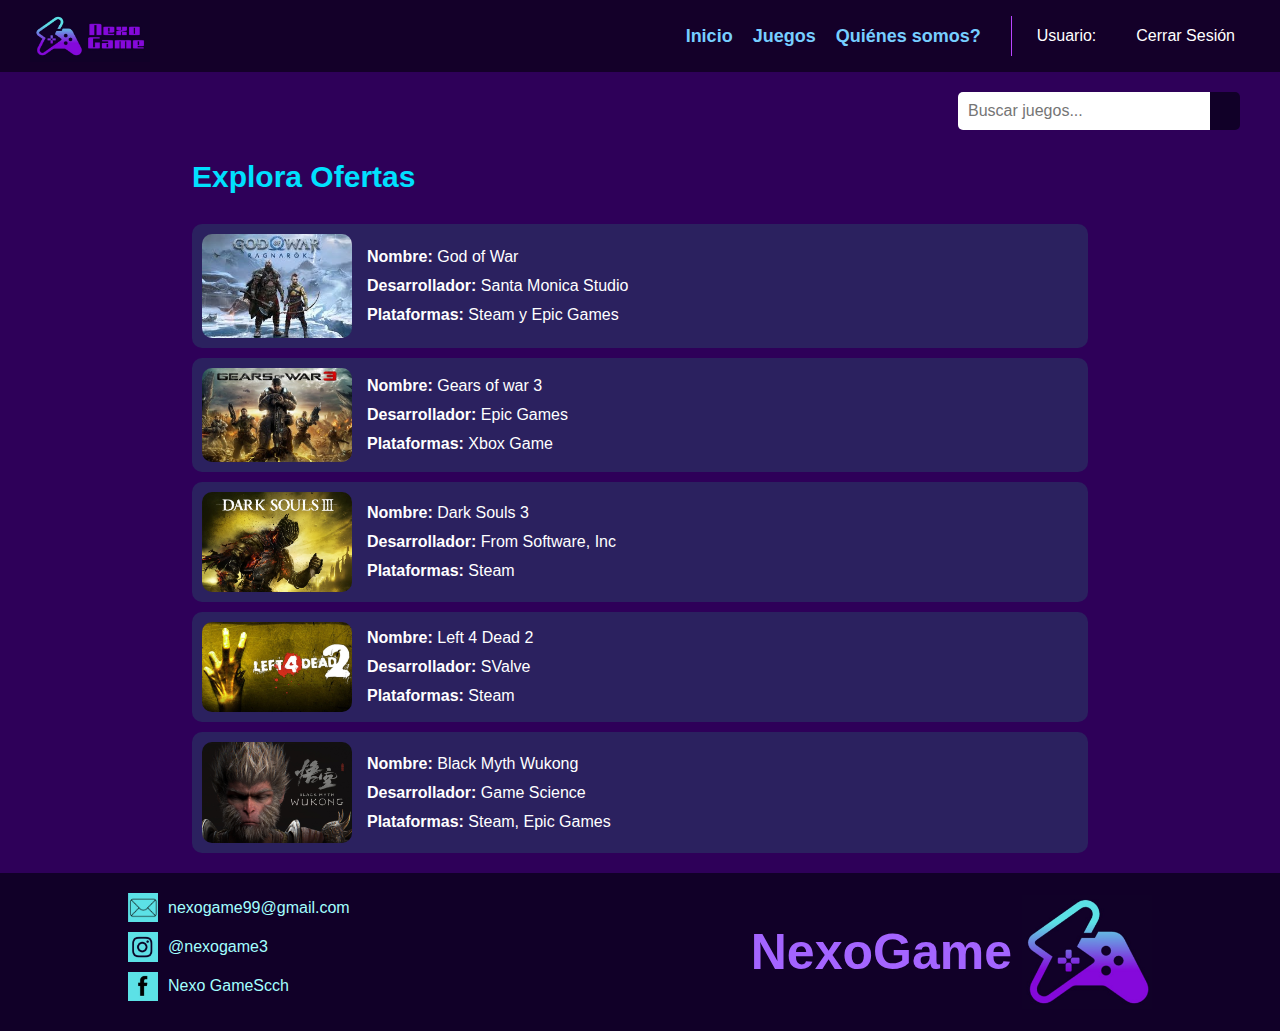
<file: Juegos.html>
<?php


// confirmar sesion

session_start();


if (!isset($_SESSION['loggedin'])) {

    header('Location: index.html');
    exit;
}

?>

<!DOCTYPE html>
<html lang="en">
<head>
    <meta charset="UTF-8">
    <meta name="viewport" content="width=device-width, initial-scale=1.0">
    <title>Juegos</title>
    <link rel="stylesheet" href="styles.css">
    <link rel="stylesheet" href="https://cdnjs.cloudflare.com/ajax/libs/font-awesome/6.3.0/css/all.min.css" integrity="sha512-SzlrxWUlpfuzQ+pcUCosxcglQRNAq/DZjVsC0lE40xsADsfeQoEypE+enwcOiGjk/bSuGGKHEyjSoQ1zVisanQ==" crossorigin="anonymous" referrerpolicy="no-referrer" />
    <link rel="icon" href="imagen/logo2.jpg">
    <script defer src="script.js"></script>
</head>
<body>
<!--Inicio de pagina -->
<header>
    <img src="imagen/logo.jpg" alt="Logo NexoGame">
    <nav class="navtop">
        <ul class="nav-left">
            <li><a href="inicio.html">Inicio</a></li>
            <li><a href="Juegos.html">Juegos</a></li>
            <li><a href="QuienesSomos.html">Quiénes somos?</a></li>
        </ul>
        <div class="separator"></div>
        <div class="login">
            <a href="perfil.html"><i class="fas fa-user-circle"></i>Usuario: <?= $_SESSION['name'] ?></a>
            <a href="cerrar-sesion.php"><i class="fas fa-sign-out-alt"></i>Cerrar Sesión</a>
        </div>
    </nav>
</header>
<!--bucador -->
    <div class="search-bar">
        <input type="text" id="searchInput" placeholder="Buscar juegos..." onkeyup="filterGames()">
        <button><i class="fa-solid fa-magnifying-glass"></i></button>
    </div>
<!--Lista de juegos -->
<main>
    <section class="ofertas" id="gamesContainer">
        <h2>Explora Ofertas</h2>
        <a href="God_of_War.html">
        <div class="oferta">
            <img src="imagen/god-of-war.jpg" alt="Got of War">
            <div class="texto-oferta">
                <p><strong>Nombre:</strong> God of War</p><br>
                <p><strong>Desarrollador:</strong> Santa Monica Studio</p><br>
                <p><strong>Plataformas:</strong> Steam y Epic Games</p>
            </div>
        </div>
        </a>
        <a href="Gears-of-War3.html">
        <div class="oferta">
            <img src="imagen/gears-of-war3.jpg" alt="Gears of war 3">
            <div class="texto-oferta">
                <p><strong>Nombre:</strong> Gears of war 3 </p><br>
                <p><strong>Desarrollador:</strong> Epic Games</p><br>
                <p><strong>Plataformas:</strong> Xbox Game</p>
            </div> 
        </div>
        </a>
        <a href="DARK-SOULS-III.html">
        <div class="oferta">
            <img src="imagen/dark-soluls3.jpg" alt="Dark Souls 3">
            <div class="texto-oferta">
                <p><strong>Nombre:</strong> Dark Souls 3 </p><br>
                <p><strong>Desarrollador:</strong> From Software, Inc</p><br>
                <p><strong>Plataformas:</strong> Steam</p>
            </div> 
        </div>
        </a>
        <a href="Left4Dead2.html">
        <div class="oferta">
            <img src="imagen/left4dead2.jpg" alt="Left 4 Dead 2">
            <div class="texto-oferta">
                <p><strong>Nombre:</strong> Left 4 Dead 2</p><br>
                <p><strong>Desarrollador:</strong> SValve </p><br>
                <p><strong>Plataformas:</strong> Steam</p>
            </div> 
        </div>
        </a>
        <a href="wukong.html">
        <div class="oferta">
            <img src="imagen/Black-Myth-Wukong.jpg" alt="Black Myth Wukong">
            <div class="texto-oferta">
                <p><strong>Nombre:</strong> Black Myth Wukong </p><br>
                <p><strong>Desarrollador:</strong> Game Science</p><br>
                <p><strong>Plataformas:</strong> Steam, Epic Games</p>
            </div> 
        </div>
        </a>
    </section>
</main>

<!--Pie de pagina -->

<footer class="footer">
        <div class="contacto">
            <div class="contact-item">
                <img src="imagen/correo.jpg" alt="Email Icon">
                <a href="mailto:nexogame99@gmail.com" target="_blank">nexogame99@gmail.com</a>            </div>
            <div class="contact-item">
                <img src="imagen/instagram.jpg" alt="Instagram Icon">
                <a href="https://www.instagram.com/nexogame3/" target="_blank">@nexogame3</a>
            </div>
            <div class="contact-item">
                <img src="imagen/facebook.jpg" alt="Facebook Icon">
                <a href="https://www.facebook.com/profile.php?id=61568473888321" target="_blank">Nexo GameScch</a>
            </div>
        </div>
        <div class="logo">
            <h2>NexoGame</h2>
            <img src="imagen/logo2.jpg" alt="Controller Logo">
        </div>
    </footer>
    
</body>
</html>
</file>
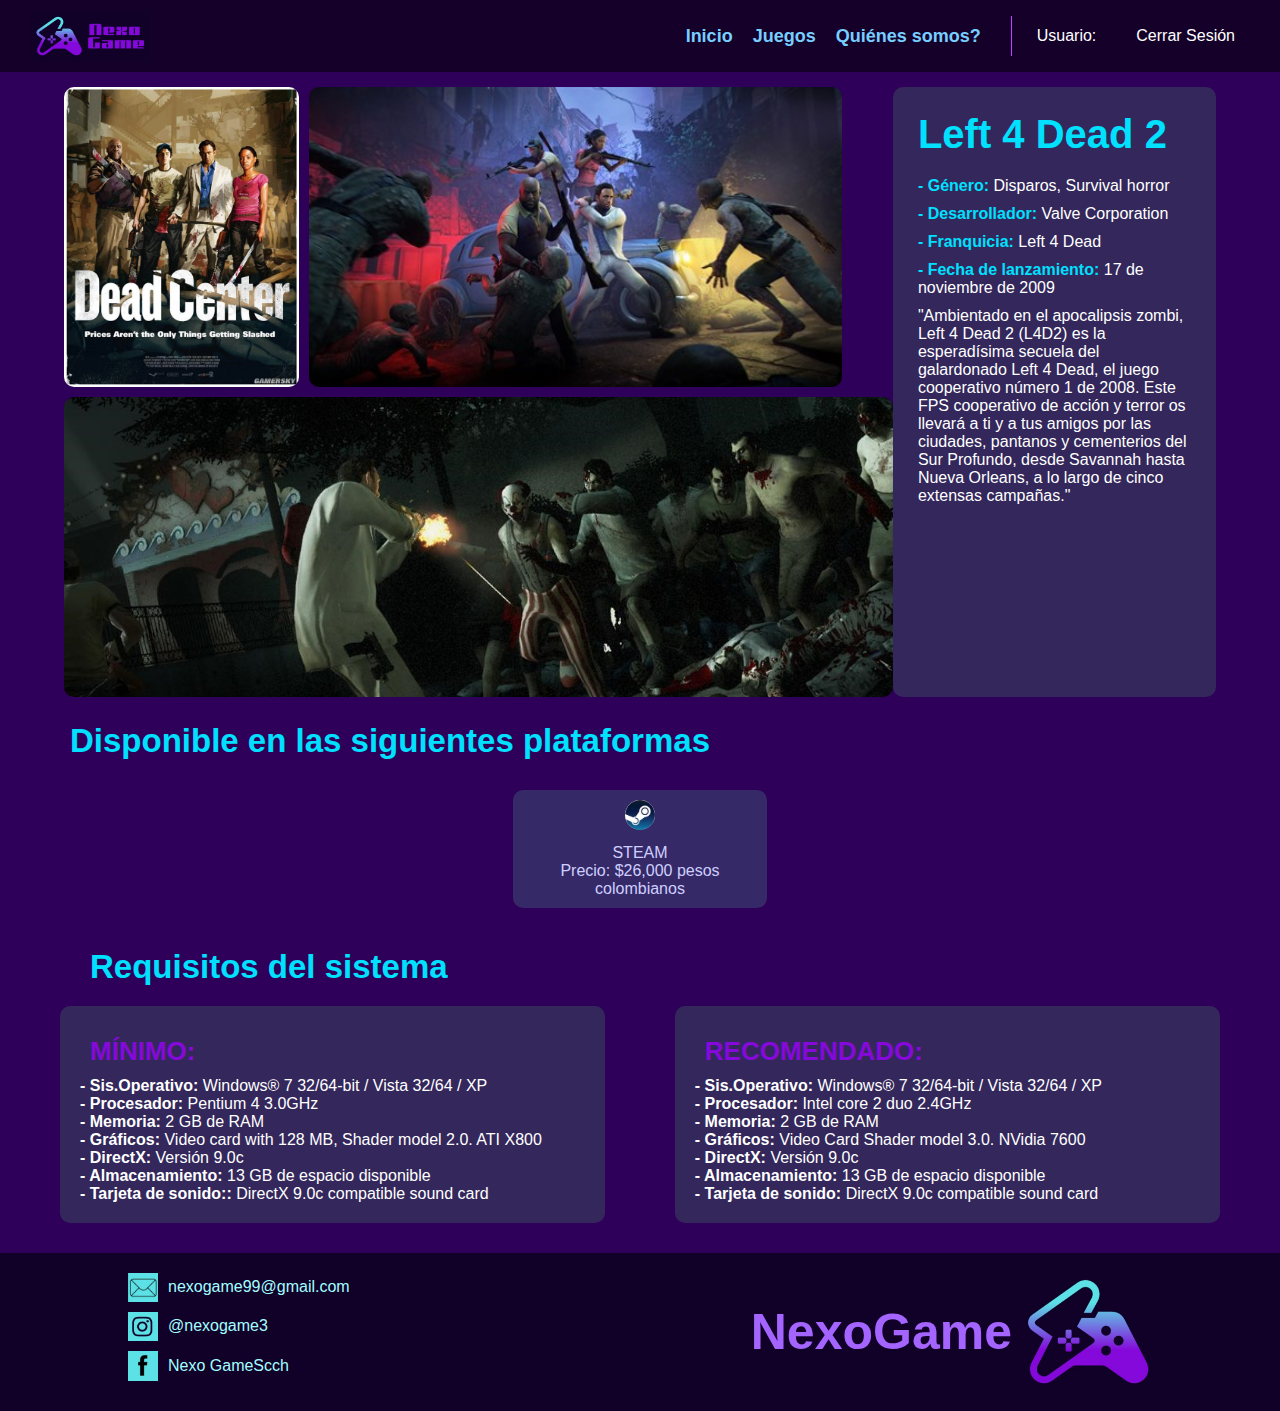
<file: Left4Dead2.html>
<?php


// confirmar sesion

session_start();


if (!isset($_SESSION['loggedin'])) {

    header('Location: index.html');
    exit;
}

?>

<!DOCTYPE html>
<html lang="en">
<head>
    <meta charset="UTF-8">
    <meta name="viewport" content="width=device-width, initial-scale=1.0">
    <title>Left 4 Dead 2</title>
    <link rel="stylesheet" href="styles.css">
    <link rel="stylesheet" href="https://cdnjs.cloudflare.com/ajax/libs/font-awesome/6.3.0/css/all.min.css" integrity="sha512-SzlrxWUlpfuzQ+pcUCosxcglQRNAq/DZjVsC0lE40xsADsfeQoEypE+enwcOiGjk/bSuGGKHEyjSoQ1zVisanQ==" crossorigin="anonymous" referrerpolicy="no-referrer" />
    <link rel="icon" href="imagen/logo2.jpg">
</head>
<body>
    <header>
        <img src="imagen/logo.jpg" alt="Logo NexoGame">
        <nav class="navtop">
            <ul class="nav-left">
                <li><a href="inicio.html">Inicio</a></li>
                <li><a href="Juegos.html">Juegos</a></li>
                <li><a href="QuienesSomos.html">Quiénes somos?</a></li>
            </ul>
            <div class="separator"></div>
            <div class="login">
                <a href="perfil.html"><i class="fas fa-user-circle"></i>Usuario: <?= $_SESSION['name'] ?></a>
                <a href="cerrar-sesion.php"><i class="fas fa-sign-out-alt"></i>Cerrar Sesión</a>
            </div>
        </nav>
    </header>


        
    
        <div class="game-details">
            <div class="game-images">
                <img src="imagen/left4dead2-1.jpg" alt="Left 4 Dead 2 Image 1">
                <img src="imagen/left4dead2-2.jpg" alt="Left 4 Dead 2 Image 2">
                <img src="imagen/left4dead2-3.jpg" alt="Left 4 Dead 2 Image 3">
            </div>
    
            <div class="game-info">
                <h1>Left 4 Dead 2</h1>
                <p><strong> - Género:</strong> Disparos, Survival horror</p>
                <p><strong> - Desarrollador:</strong> Valve Corporation</p>
                <p><strong> - Franquicia:</strong>  Left 4 Dead</p>
                <p><strong> - Fecha de lanzamiento:</strong> 17 de noviembre de 2009 </p>
                <p>"Ambientado en el apocalipsis zombi, Left 4 Dead 2 (L4D2) es la esperadísima secuela del galardonado Left 4 Dead, el juego cooperativo número 1 de 2008. Este FPS cooperativo de acción y terror os llevará a ti y a tus amigos por las ciudades, pantanos y cementerios del Sur Profundo, desde Savannah hasta Nueva Orleans, a lo largo de cinco extensas campañas."</p>
            </div>
        </div>
        <h3 class="txt-plataformas">Disponible en las siguientes plataformas</h3>
        <div class="plataformas">
            <a href="https://store.steampowered.com/app/550/Left_4_Dead_2/?l=spanish" target="_blank"><div class="plataforma steam">
                <img src="imagen/steam.jpg" alt="Steam Icon">
                <p>STEAM</p>
                <p>Precio: $26,000 pesos colombianos</p>
            </div></a>
        </div>
    
        <div class="requirements">
            <h3>Requisitos del sistema</h3>
            <div class="system-requirements">
                <div class="min-requirements">
                    <h4>MÍNIMO:</h4>
                    <p><strong> - Sis.Operativo:</strong> Windows® 7 32/64-bit / Vista 32/64 / XP</p>
                    <p><strong> - Procesador:</strong> Pentium 4 3.0GHz</p>
                    <p><strong> - Memoria:</strong> 2 GB de RAM</p>
                    <p><strong> - Gráficos:</strong> Video card with 128 MB, Shader model 2.0. ATI X800</p>
                    <p><strong> - DirectX:</strong> Versión 9.0c</p>
                    <p><strong> - Almacenamiento:</strong> 13 GB de espacio disponible</p>
                    <p><strong> - Tarjeta de sonido::</strong> DirectX 9.0c compatible sound card</p>
                </div>
    
                <div class="rec-requirements">
                    <h4>RECOMENDADO:</h4>
                    <p><strong> - Sis.Operativo:</strong> Windows® 7 32/64-bit / Vista 32/64 / XP</p>
                    <p><strong> - Procesador:</strong> Intel core 2 duo 2.4GHz</p>
                    <p><strong> - Memoria:</strong> 2 GB de RAM</p>
                    <p><strong> - Gráficos:</strong> Video Card Shader model 3.0. NVidia 7600</p>
                    <p><strong> - DirectX:</strong> Versión 9.0c</p>
                    <p><strong> - Almacenamiento:</strong> 13 GB de espacio disponible</p>
                    <p><strong> - Tarjeta de sonido:</strong> DirectX 9.0c compatible sound card</p>
                </div>
            </div>
        </div>



    <footer class="footer">
        <div class="contacto">
            <div class="contact-item">
                <img src="imagen/correo.jpg" alt="Email Icon">
                <a href="mailto:nexogame99@gmail.com" target="_blank">nexogame99@gmail.com</a>            </div>
            <div class="contact-item">
                <img src="imagen/instagram.jpg" alt="Instagram Icon">
                <a href="https://www.instagram.com/nexogame3/" target="_blank">@nexogame3</a>
            </div>
            <div class="contact-item">
                <img src="imagen/facebook.jpg" alt="Facebook Icon">
                <a href="https://www.facebook.com/profile.php?id=61568473888321" target="_blank">Nexo GameScch</a>
            </div>
        </div>
        <div class="logo">
            <h2>NexoGame</h2>
            <img src="imagen/logo2.jpg" alt="Controller Logo">
        </div>
    </footer>
</body>
</html>
</file>
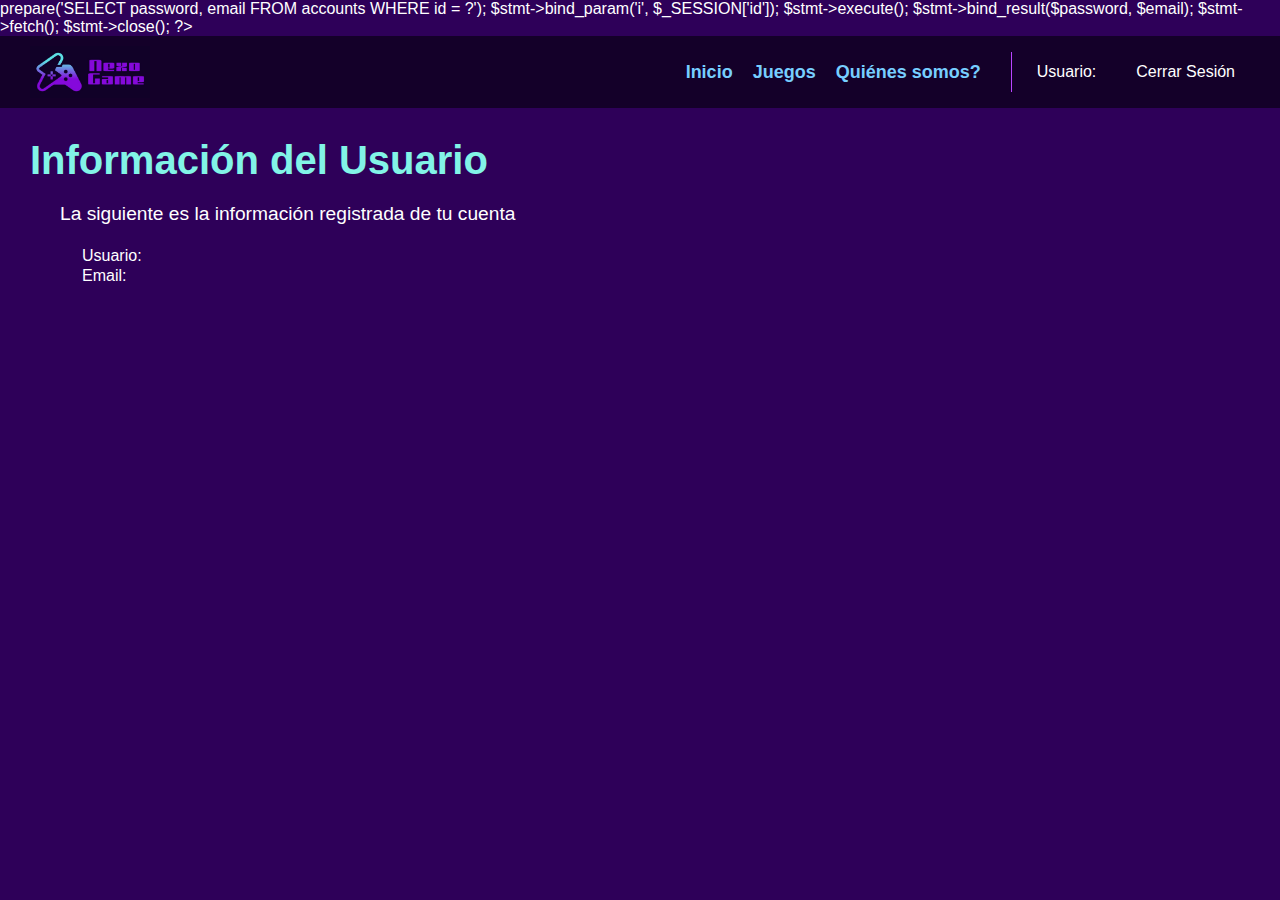
<file: perfil.html>
<?php

session_start();


if (!isset($_SESSION['loggedin'])) {

    header('Location: index.html');
    exit;
}


$DATABASE_HOST = 'localhost';
$DATABASE_USER = 'root';
$DATABASE_PASS = '';
$DATABASE_NAME = 'login-php';

// conexion a la base de datos

$conexion = mysqli_connect($DATABASE_HOST, $DATABASE_USER, $DATABASE_PASS, $DATABASE_NAME);

if (mysqli_connect_error()) {

    // si se encuentra error en la conexión

    exit('Fallo en la conexión de MySQL:' . mysqli_connect_error());
}

$stmt = $conexion->prepare('SELECT password, email FROM accounts WHERE id = ?');





$stmt->bind_param('i', $_SESSION['id']);
$stmt->execute();
$stmt->bind_result($password, $email);
$stmt->fetch();
$stmt->close();


?>





<!DOCTYPE html>
<html lang="en">

<head>
    <meta charset="UTF-8">
    <meta http-equiv="X-UA-Compatible" content="IE=edge">
    <meta name="viewport" content="width=device-width, initial-scale=1.0">
    <title>Perfil Usuario</title>
    <link rel="stylesheet" href="styles.css">
    <link rel="stylesheet" href="https://cdnjs.cloudflare.com/ajax/libs/font-awesome/6.3.0/css/all.min.css" integrity="sha512-SzlrxWUlpfuzQ+pcUCosxcglQRNAq/DZjVsC0lE40xsADsfeQoEypE+enwcOiGjk/bSuGGKHEyjSoQ1zVisanQ==" crossorigin="anonymous" referrerpolicy="no-referrer" />
    <link rel="icon" href="imagen/logo2.jpg">
</head>

<body class="loggedin">
    <header>
        <img src="imagen/logo.jpg" alt="Logo NexoGame">
        <nav class="navtop">
            <ul class="nav-left">
                <li><a href="inicio.html">Inicio</a></li>
                <li><a href="Juegos.html">Juegos</a></li>
                <li><a href="QuienesSomos.html">Quiénes somos?</a></li>
            </ul>
            <div class="separator"></div>
            <div class="login">
                <a href="perfil.html"><i class="fas fa-user-circle"></i>Usuario: <?= $_SESSION['name'] ?></a>
                <a href="cerrar-sesion.php"><i class="fas fa-sign-out-alt"></i>Cerrar Sesión</a>
            </div>
        </nav>
    </header>
    <div class="content">
        <h2>Información del Usuario</h2>
        <div>
            <p>
                La siguiente es la información registrada de tu cuenta
            </p>
            <table>
                <tr>
                    <td>Usuario:</td>
                    <td><?= $_SESSION['name'] ?></td>
                </tr>
                <tr>
                    <td>Email:</td>
                    <td><?= $email ?></td>
                </tr>
            </table>
        </div>
    </div>
    </nav>

</body>

</html>
</file>
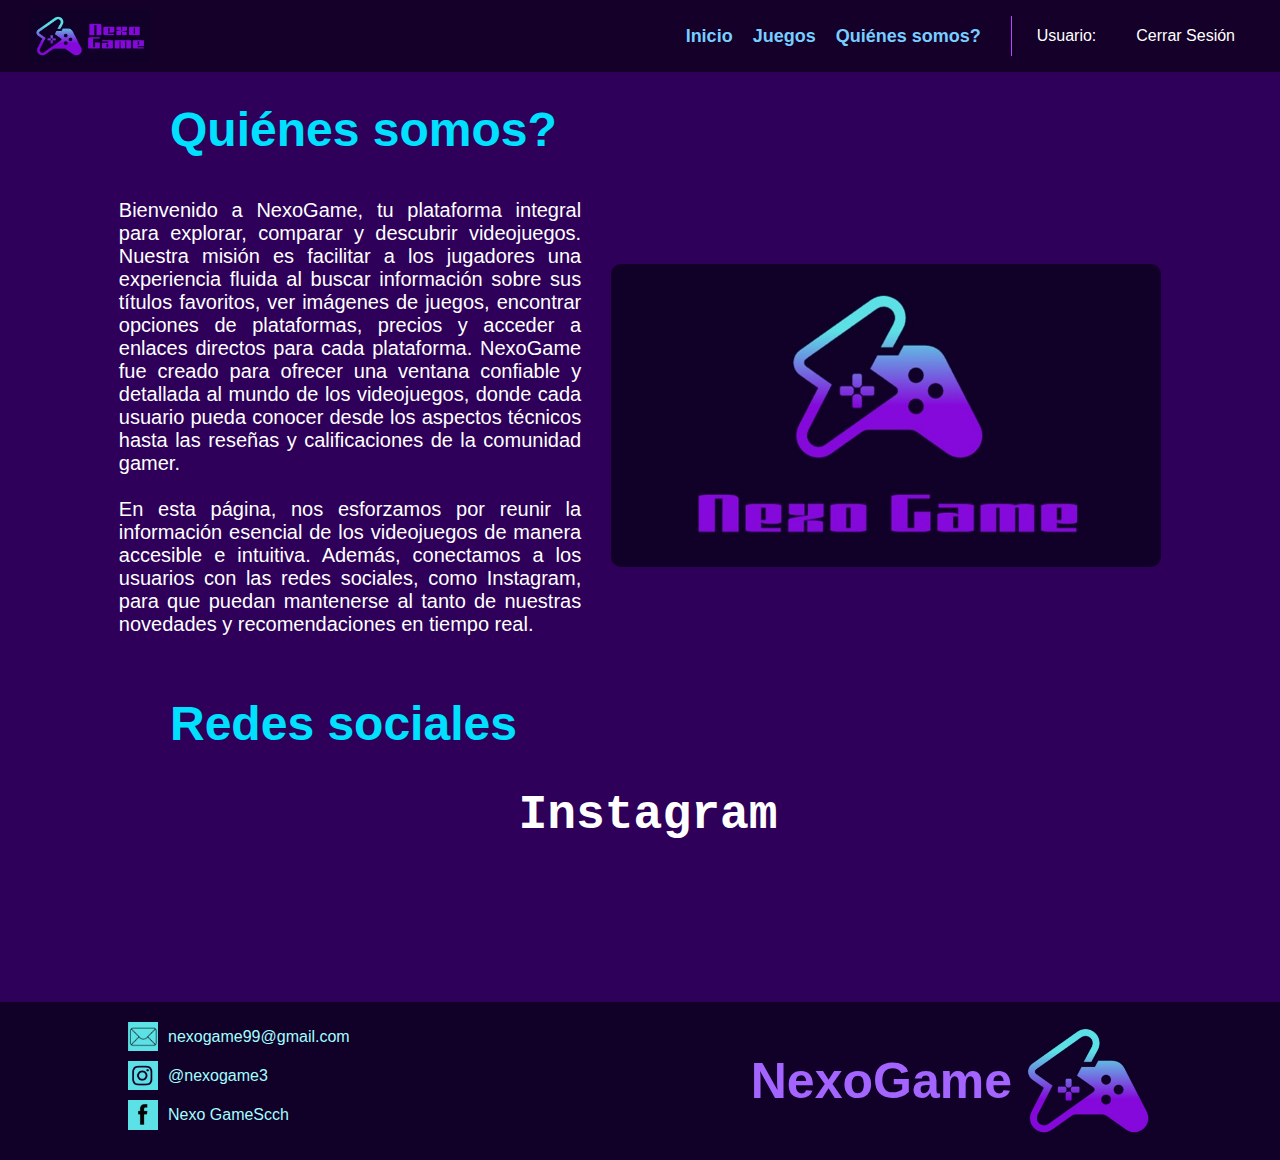
<file: QuienesSomos.html>
<?php


// confirmar sesion

session_start();


if (!isset($_SESSION['loggedin'])) {

    header('Location: index.html');
    exit;
}

?>

<!DOCTYPE html>
<html lang="en">
<head>
    <meta charset="UTF-8">
    <meta name="viewport" content="width=device-width, initial-scale=1.0">
    <title>Quiénes somos?</title>
    <link rel="stylesheet" href="styles.css">
    <link href="https://fonts.googleapis.com/icon?family=Material+Icons">
    <link rel="stylesheet" href="https://cdnjs.cloudflare.com/ajax/libs/font-awesome/6.3.0/css/all.min.css" integrity="sha512-SzlrxWUlpfuzQ+pcUCosxcglQRNAq/DZjVsC0lE40xsADsfeQoEypE+enwcOiGjk/bSuGGKHEyjSoQ1zVisanQ==" crossorigin="anonymous" referrerpolicy="no-referrer" />
    <link rel="icon" href="imagen/logo2.jpg">
</head>
<body>
    <header>
        <img src="imagen/logo.jpg" alt="Logo NexoGame">
        <nav class="navtop">
            <ul class="nav-left">
                <li><a href="inicio.html">Inicio</a></li>
                <li><a href="Juegos.html">Juegos</a></li>
                <li><a href="QuienesSomos.html">Quiénes somos?</a></li>
            </ul>
            <div class="separator"></div>
            <div class="login">
                <a href="perfil.html"><i class="fas fa-user-circle"></i>Usuario: <?= $_SESSION['name'] ?></a>
                <a href="cerrar-sesion.php"><i class="fas fa-sign-out-alt"></i>Cerrar Sesión</a>
            </div>
        </nav>
    </header>

    <main>
    <h1 class="titu">Quiénes somos?</h1>
        <section class="Descripcion">
            <div class="texto">
                <p>Bienvenido a NexoGame, tu plataforma integral para explorar, comparar y descubrir videojuegos. Nuestra misión es facilitar a los jugadores una experiencia fluida al buscar información sobre sus títulos favoritos, ver imágenes de juegos, encontrar opciones de plataformas, precios y acceder a enlaces directos para cada plataforma. NexoGame fue creado para ofrecer una ventana confiable y detallada al mundo de los videojuegos, donde cada usuario pueda conocer desde los aspectos técnicos hasta las reseñas y calificaciones de la comunidad gamer.
                   <br><br> En esta página, nos esforzamos por reunir la información esencial de los videojuegos de manera accesible e intuitiva. Además, conectamos a los usuarios con las redes sociales, como Instagram, para que puedan mantenerse al tanto de nuestras novedades y recomendaciones en tiempo real.</p>
            </div>
            <div class="imagen">
                <img src="imagen/logoGrande.jpg" alt="Logo NexoGame">
            </div>
        </section>
    <h1 class="titu">Redes sociales</h1>
<!--Muestra Instagram-->
<h1 id="TituInsta">Instagram</h1>
<section id="feed-contenedor">
    <div class="main-galery">
        <!-- Izquierda -->
        <div class="chevron">
            <span id="prev" class="material-icons">
                &#xe5cb;
            </span>
        </div>

    <!--Galeria-->
        <div class="contenedor-galery">
            <div class="galery">
                <!--<div class="image overflow">
                <img loading="lazy" src="img/AboutMe.jpg" alt="">
                <div class="opacity-hover">
                    <a href="/" class="caption">
                        <p>
                    
                        </p>
                    </a>
                    </div>
                </div>-->
            </div>
        </div> 

        <!-- Derecha -->
        <div class="chevron">
            <span id="next" class="material-icons">
                &#xe5cc;
            </span>
        </div>

    </div>
</section>

<!--    <section class="instagram-feed">
        <h2>Instagram</h2>
        <div id="insta-photos" class="photos-grid"></div>
    </section>  -->

    </main>
    <script src="api.js"></script>
    
    <footer class="footer">
        <div class="contacto">
            <div class="contact-item">
                <img src="imagen/correo.jpg" alt="Email Icon">
                <a href="mailto:nexogame99@gmail.com" target="_blank">nexogame99@gmail.com</a>            </div>
            <div class="contact-item">
                <img src="imagen/instagram.jpg" alt="Instagram Icon">
                <a href="https://www.instagram.com/nexogame3/" target="_blank">@nexogame3</a>
            </div>
            <div class="contact-item">
                <img src="imagen/facebook.jpg" alt="Facebook Icon">
                <a href="https://www.facebook.com/profile.php?id=61568473888321" target="_blank">Nexo GameScch</a>
            </div>
        </div>
        <div class="logo">
            <h2>NexoGame</h2>
            <img src="imagen/logo2.jpg" alt="Controller Logo">
        </div>
    </footer>
    
</body>
</html>
</file>
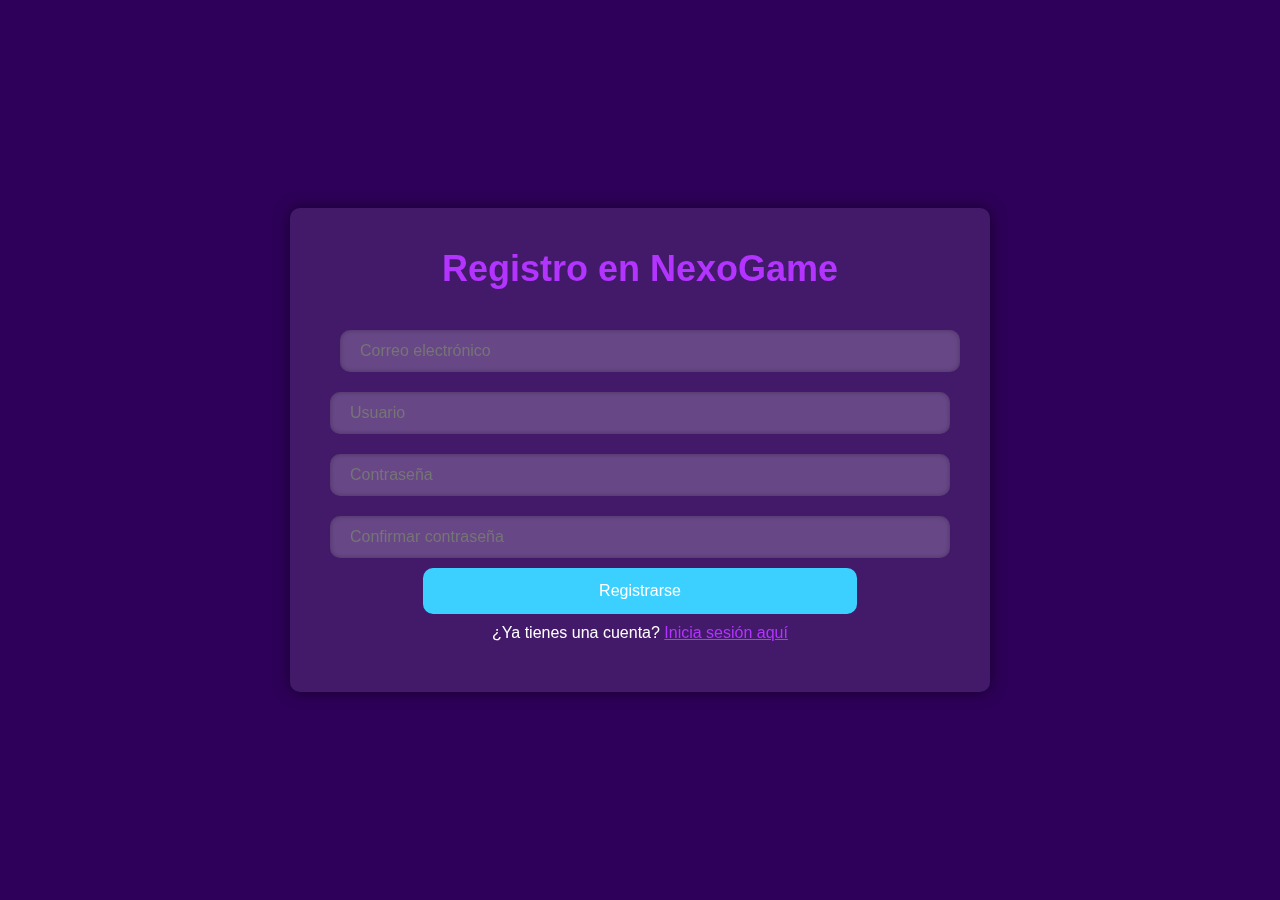
<file: register.html>
<!DOCTYPE html>
<html lang="en">
<head>
    <meta charset="UTF-8">
    <meta http-equiv="X-UA-Compatible" content="IE=edge">
    <meta name="viewport" content="width=device-width, initial-scale=1.0">
    <title>Registro</title>
    <link rel="stylesheet" href="styles2.css">
    <link rel="stylesheet" href="https://cdnjs.cloudflare.com/ajax/libs/font-awesome/6.3.0/css/all.min.css" integrity="sha512-SzlrxWUlpfuzQ+pcUCosxcglQRNAq/DZjVsC0lE40xsADsfeQoEypE+enwcOiGjk/bSuGGKHEyjSoQ1zVisanQ==" crossorigin="anonymous" referrerpolicy="no-referrer" />
</head>
<body>
    <div class="login">
        <h1>Registro en NexoGame</h1>
        <form action="registro.php" method="post">
            <label for="email">
                <i class="fas fa-envelope"></i>
            </label>
            <input type="email" name="email" placeholder="Correo electrónico" id="email" required>

            <label for="username">
                <i class="fas fa-user"></i>
            </label>
            <input type="text" name="username" placeholder="Usuario" id="username" required>

            <label for="password">
                <i class="fas fa-lock"></i>
            </label>
            <input type="password" name="password" placeholder="Contraseña" id="password" required>

            <label for="confirm_password">
                <i class="fas fa-lock"></i>
            </label>
            <input type="password" name="confirm_password" placeholder="Confirmar contraseña" id="confirm_password" required>

            <input type="submit" value="Registrarse">
            <p style="padding: 10px;">¿Ya tienes una cuenta? <a href="index.html" style="color: #b333ff;">Inicia sesión aquí</a></p>
        </form>
    </div>
</body>
</html>
</file>
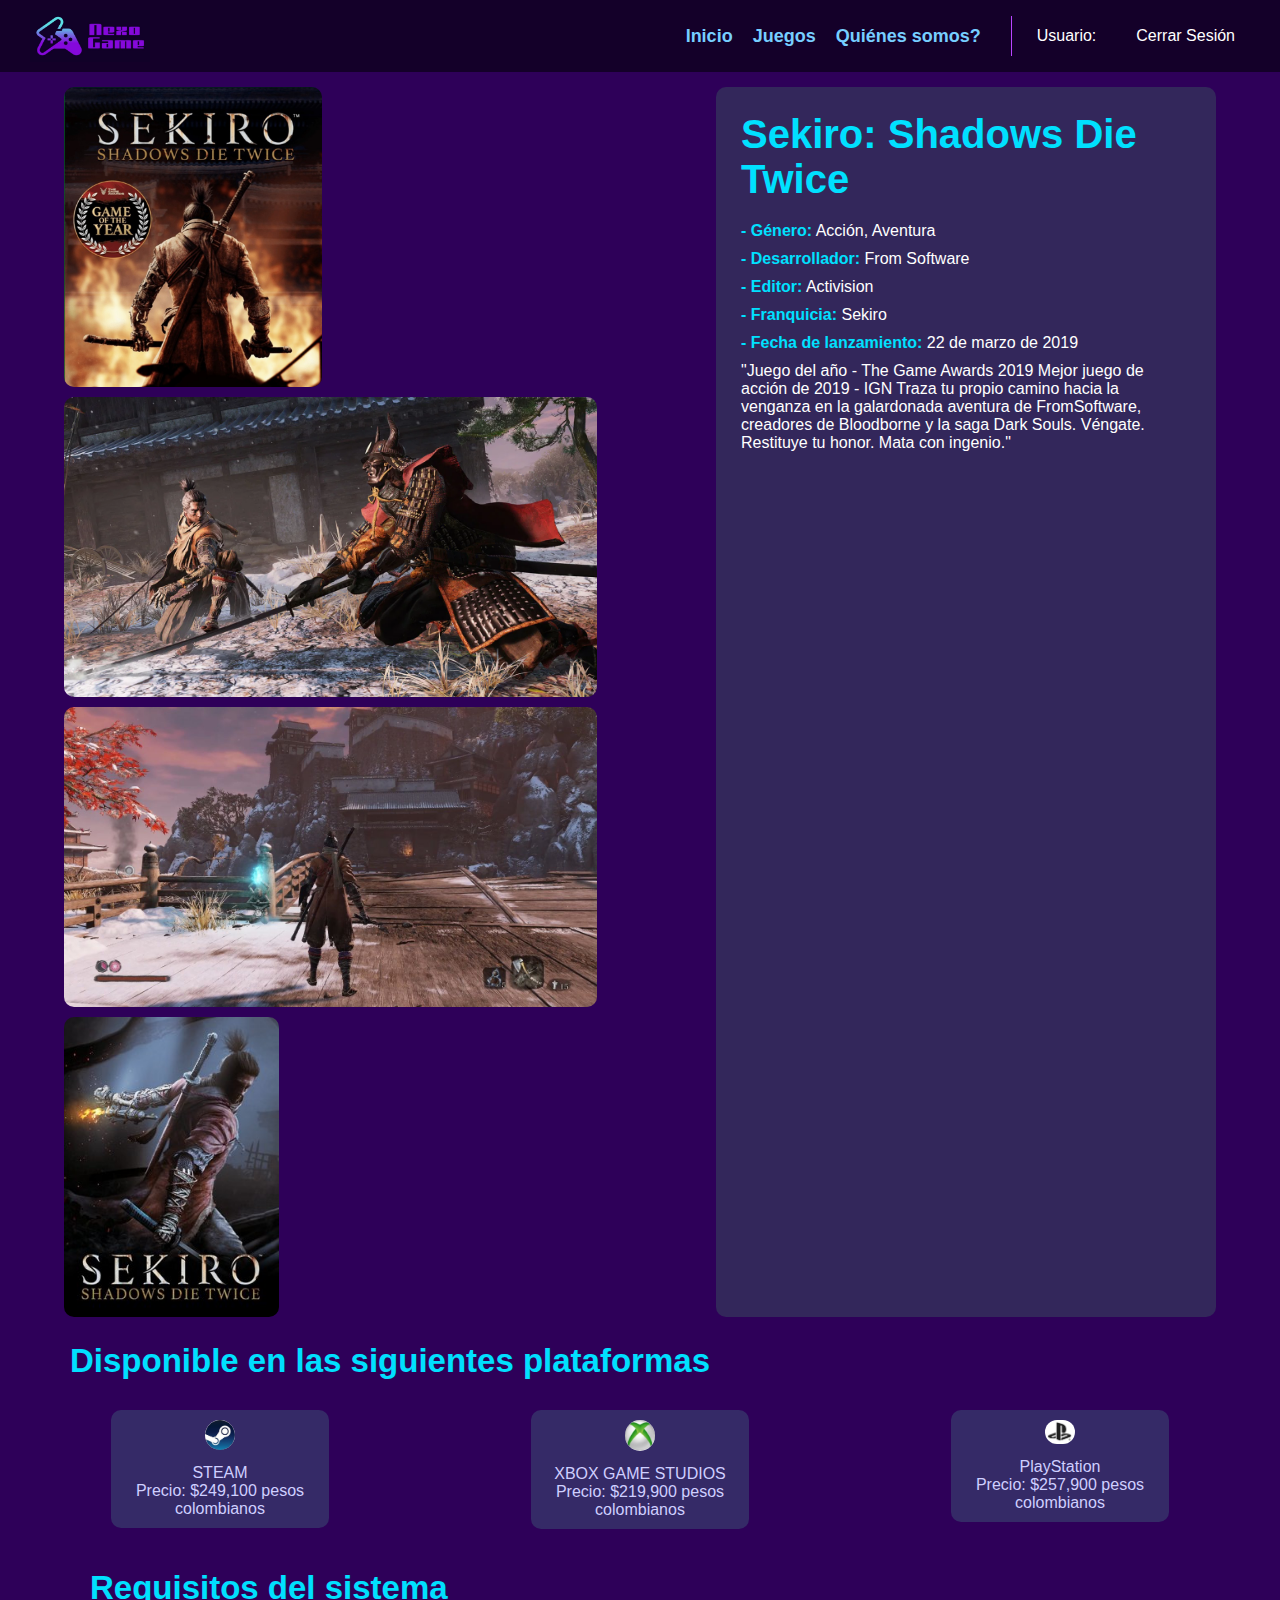
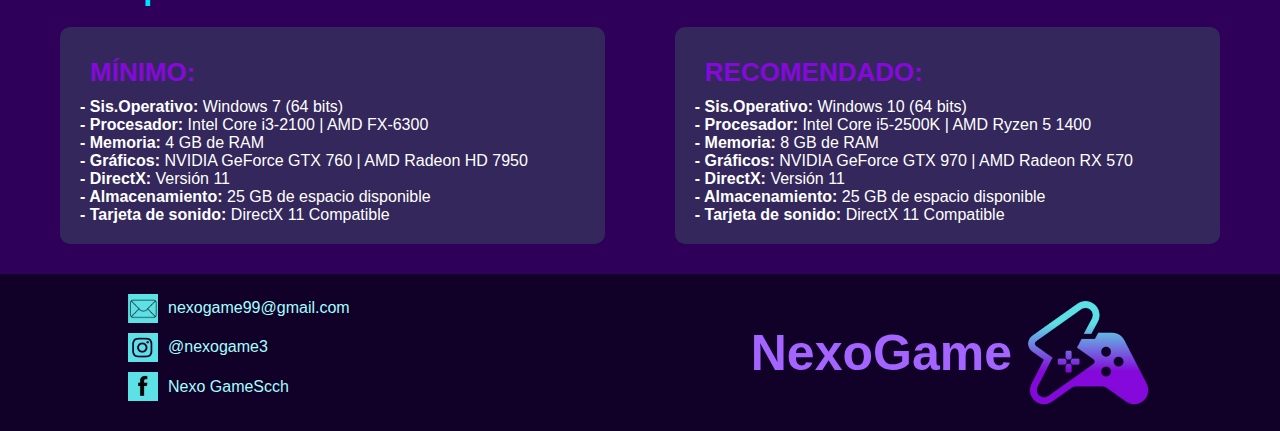
<file: sekiro.html>
<?php


// confirmar sesion

session_start();


if (!isset($_SESSION['loggedin'])) {

    header('Location: index.html');
    exit;
}

?>

<!DOCTYPE html>
<html lang="en">
<head>
    <meta charset="UTF-8">
    <meta name="viewport" content="width=device-width, initial-scale=1.0">
    <title>Sekiro: Shadows Die Twice</title>
    <link rel="stylesheet" href="styles.css">
    <link rel="stylesheet" href="https://cdnjs.cloudflare.com/ajax/libs/font-awesome/6.3.0/css/all.min.css" integrity="sha512-SzlrxWUlpfuzQ+pcUCosxcglQRNAq/DZjVsC0lE40xsADsfeQoEypE+enwcOiGjk/bSuGGKHEyjSoQ1zVisanQ==" crossorigin="anonymous" referrerpolicy="no-referrer" />
    <link rel="icon" href="imagen/logo2.jpg">
</head>
<body>
    <header>
        <img src="imagen/logo.jpg" alt="Logo NexoGame">
        <nav class="navtop">
            <ul class="nav-left">
                <li><a href="inicio.html">Inicio</a></li>
                <li><a href="Juegos.html">Juegos</a></li>
                <li><a href="QuienesSomos.html">Quiénes somos?</a></li>
            </ul>
            <div class="separator"></div>
            <div class="login">
                <a href="perfil.html"><i class="fas fa-user-circle"></i>Usuario: <?= $_SESSION['name'] ?></a>
                <a href="cerrar-sesion.php"><i class="fas fa-sign-out-alt"></i>Cerrar Sesión</a>
            </div>
        </nav>
    </header>


        
    
        <div class="game-details">
            <div class="game-images">
                <img src="imagen/sekiro.jpg" alt="Sekiro Imagen 1">
                <img src="imagen/sekiro2.jpg" alt="Sekiro Imagen 2">
                <img src="imagen/sekiro4.jpg" alt="Sekiro Imagen 3">
                <img src="imagen/sekiro3.jpg" alt="Sekiro Imagen 4">
            </div>
    
            <div class="game-info">
                <h1>Sekiro: Shadows Die Twice</h1>
                <p><strong> - Género:</strong> Acción, Aventura</p>
                <p><strong> - Desarrollador:</strong> From Software</p>
                <p><strong> - Editor:</strong> Activision</p>
                <p><strong> - Franquicia:</strong> Sekiro</p>
                <p><strong> - Fecha de lanzamiento:</strong> 22 de marzo de 2019 </p>
                <p>"Juego del año - The Game Awards 2019 Mejor juego de acción de 2019 - IGN Traza tu propio camino hacia la venganza en la galardonada aventura de FromSoftware, creadores de Bloodborne y la saga Dark Souls. Véngate. Restituye tu honor. Mata con ingenio."</p>
            </div>
        </div>
        <h3 class="txt-plataformas">Disponible en las siguientes plataformas</h3>
        <div class="plataformas">
            <a href="https://store.steampowered.com/app/814380/Sekiro_Shadows_Die_Twice__GOTY_Edition/?l=spanish" target="_blank"><div class="plataforma steam">
                <img src="imagen/steam.jpg" alt="Steam Icon">
                <p>STEAM</p>
                <p>Precio: $249,100 pesos colombianos</p>
            </div></a>

            <a href="https://www.xbox.com/es-CO/games/store/sekiro-shadows-die-twice-edicion-juego-del-ano/BQD5WRRP2D6Q/0001" target="_blank"><div class="plataforma xbox">
                <img src="imagen/xbox.jpg" alt="Xbox Icon">
                <p>XBOX GAME STUDIOS</p>
                <p>Precio: $219,900 pesos colombianos</p>
            </div></a>
            <a href="https://www.playstation.com/es-co/games/sekiro-shadows-die-twice/" target="_blank"><div class="plataforma xbox">
                <img src="imagen/playStarion.jpg" alt="Xbox Icon">
                <p>PlayStation</p>
                <p>Precio: $257,900 pesos colombianos</p>
            </div></a>
        </div>
    
        <div class="requirements">
            <h3>Requisitos del sistema</h3>
            <div class="system-requirements">
                <div class="min-requirements">
                    <h4>MÍNIMO:</h4>
                    <p><strong> - Sis.Operativo:</strong> Windows 7 (64 bits)</p>
                    <p><strong> - Procesador:</strong>  Intel Core i3-2100 | AMD FX-6300</p>
                    <p><strong> - Memoria:</strong> 4 GB de RAM</p>
                    <p><strong> - Gráficos:</strong> NVIDIA GeForce GTX 760 | AMD Radeon HD 7950</p>
                    <p><strong> - DirectX:</strong> Versión 11</p>
                    <p><strong> - Almacenamiento:</strong> 25 GB de espacio disponible</p>
                    <p><strong> - Tarjeta de sonido:</strong> DirectX 11 Compatible</p>
                </div>
    
                <div class="rec-requirements">
                    <h4>RECOMENDADO:</h4>
                    <p><strong> - Sis.Operativo:</strong> Windows 10 (64 bits)</p>
                    <p><strong> - Procesador:</strong> Intel Core i5-2500K | AMD Ryzen 5 1400</p>
                    <p><strong> - Memoria:</strong> 8 GB de RAM</p>
                    <p><strong> - Gráficos:</strong> NVIDIA GeForce GTX 970 | AMD Radeon RX 570</p>
                    <p><strong> - DirectX:</strong> Versión 11</p>
                    <p><strong> - Almacenamiento:</strong> 25 GB de espacio disponible</p>
                    <p><strong> - Tarjeta de sonido:</strong> DirectX 11 Compatible</p>
                </div>
            </div>
        </div>



    <footer class="footer">
        <div class="contacto">
            <div class="contact-item">
                <img src="imagen/correo.jpg" alt="Email Icon">
                <a href="mailto:nexogame99@gmail.com" target="_blank">nexogame99@gmail.com</a>            </div>
            <div class="contact-item">
                <img src="imagen/instagram.jpg" alt="Instagram Icon">
                <a href="https://www.instagram.com/nexogame3/" target="_blank">@nexogame3</a>
            </div>
            <div class="contact-item">
                <img src="imagen/facebook.jpg" alt="Facebook Icon">
                <a href="https://www.facebook.com/profile.php?id=61568473888321" target="_blank">Nexo GameScch</a>
            </div>
        </div>
        <div class="logo">
            <h2>NexoGame</h2>
            <img src="imagen/logo2.jpg" alt="Controller Logo">
        </div>
    </footer>
    
</body>
</html>
</file>
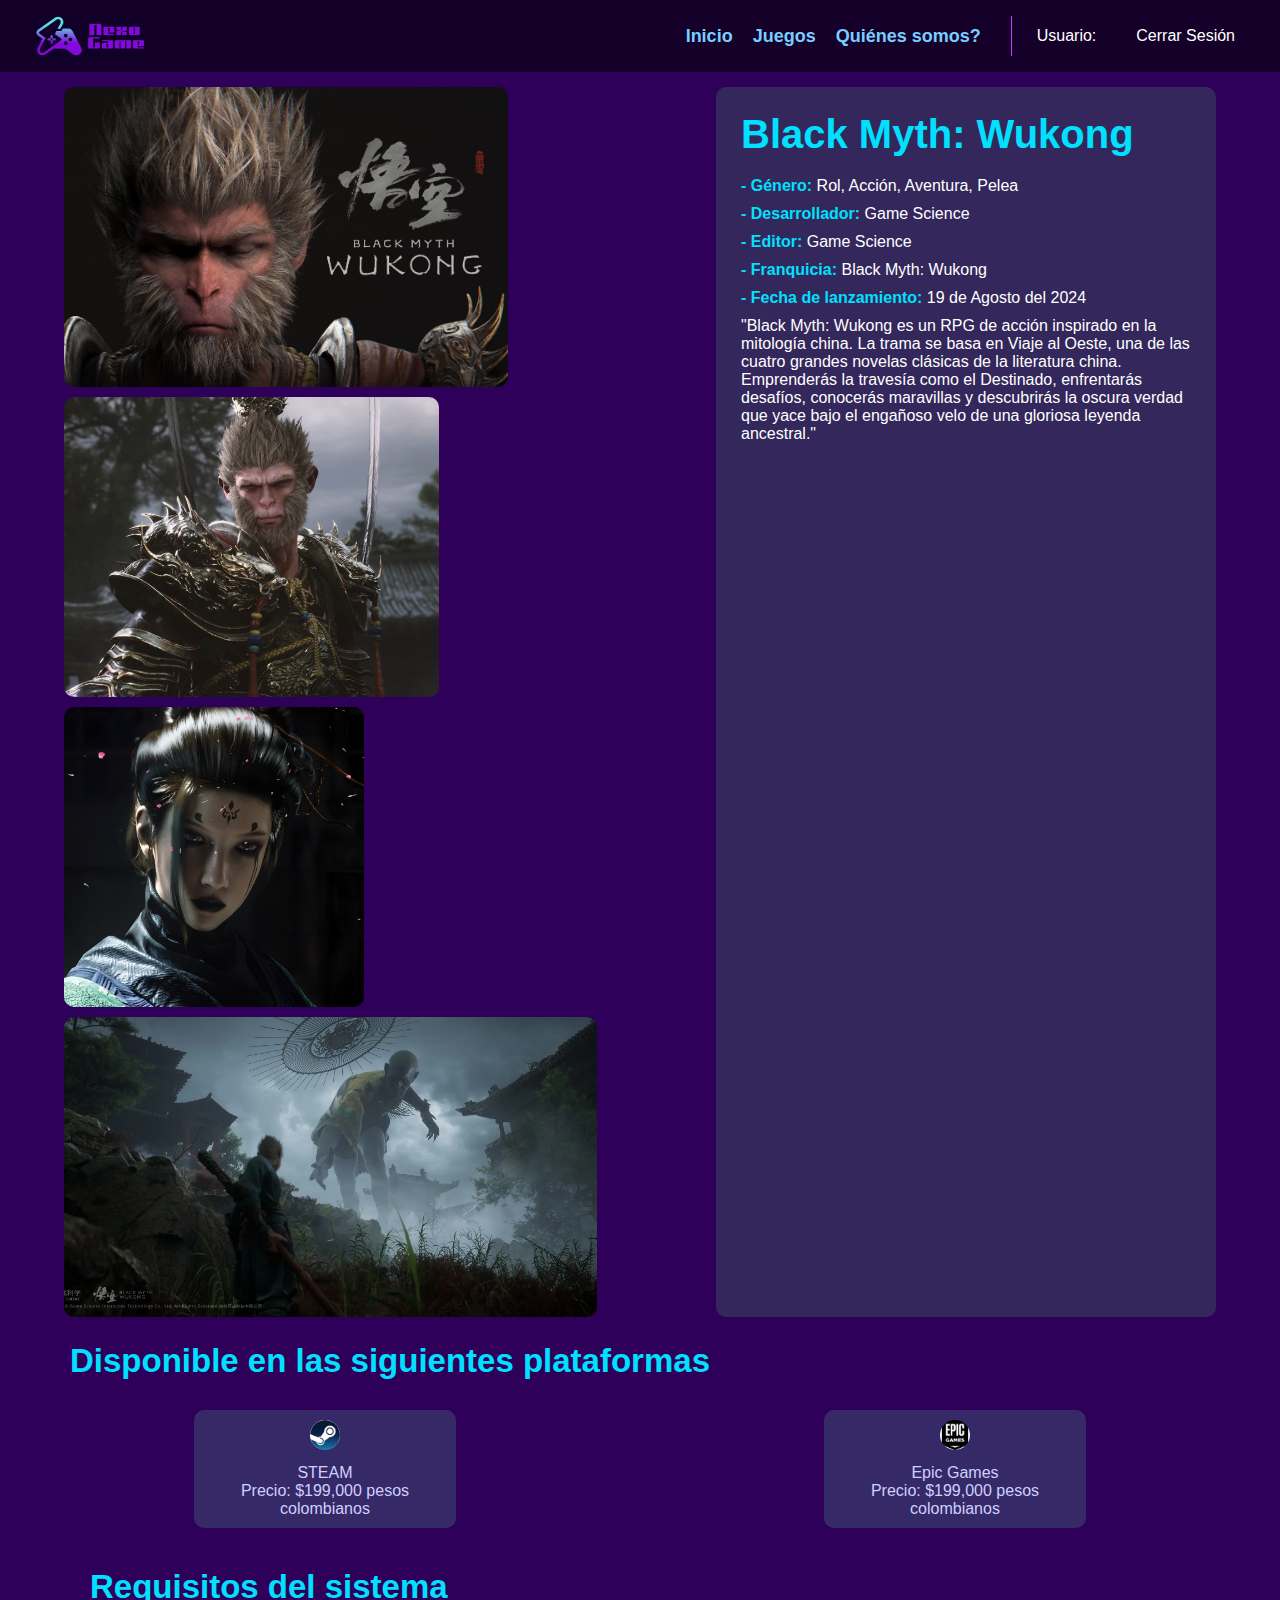
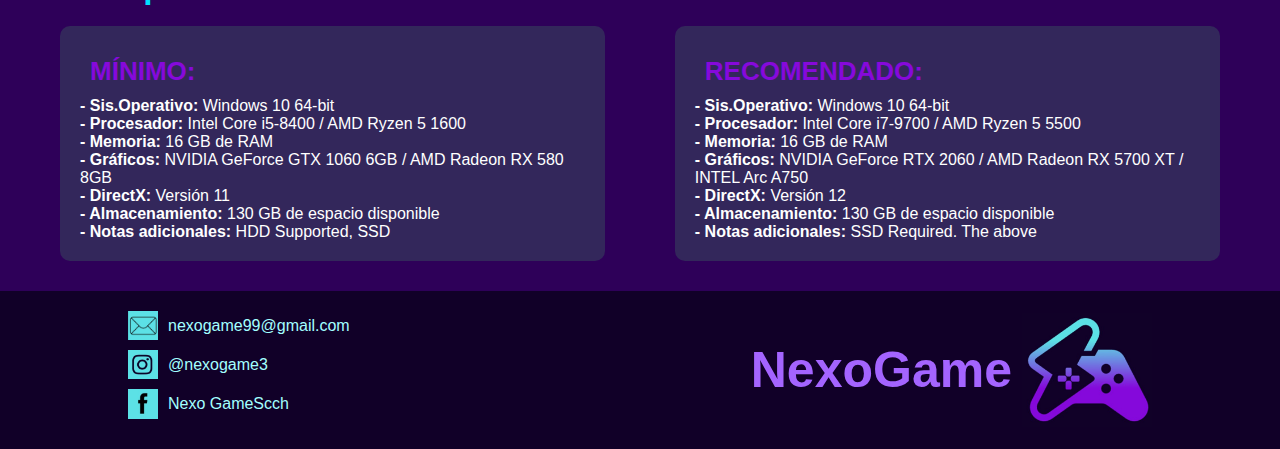
<file: wukong.html>
<?php
session_start();

if (!isset($_SESSION['loggedin'])) {

    header('Location: index.html');
    exit;
}

?>

<!DOCTYPE html>
<html lang="en">
<head>
    <meta charset="UTF-8">
    <meta name="viewport" content="width=device-width, initial-scale=1.0">
    <title>Black Myth: Wukong</title>
    <link rel="stylesheet" href="styles.css">
    <link rel="stylesheet" href="https://cdnjs.cloudflare.com/ajax/libs/font-awesome/6.3.0/css/all.min.css" integrity="sha512-SzlrxWUlpfuzQ+pcUCosxcglQRNAq/DZjVsC0lE40xsADsfeQoEypE+enwcOiGjk/bSuGGKHEyjSoQ1zVisanQ==" crossorigin="anonymous" referrerpolicy="no-referrer" />
    <link rel="icon" href="imagen/logo2.jpg">
</head>
<body>
    <header>
        <img src="imagen/logo.jpg" alt="Logo NexoGame">
        <nav class="navtop">
            <ul class="nav-left">
                <li><a href="inicio.html">Inicio</a></li>
                <li><a href="Juegos.html">Juegos</a></li>
                <li><a href="QuienesSomos.html">Quiénes somos?</a></li>
            </ul>
            <div class="separator"></div>
            <div class="login">
                <a href="perfil.html"><i class="fas fa-user-circle"></i>Usuario: <?= $_SESSION['name'] ?></a>
                <a href="cerrar-sesion.php"><i class="fas fa-sign-out-alt"></i>Cerrar Sesión</a>
            </div>
        </nav>
    </header>


        
    
        <div class="game-details">
            <div class="game-images">
                <img src="imagen/Black-Myth-Wukong.jpg" alt="Hollow Knight Image 1">
                <img src="imagen/Black-Myth-Wukong2.jpg" alt="Hollow Knight Image 2">
                <img src="imagen/Black-Myth-Wukong3.jpg" alt="Hollow Knight Image 3">
                <img src="imagen/Black-Myth-Wukong4.jpg" alt="Hollow Knight Image 4">
            </div>
    
            <div class="game-info">
                <h1>Black Myth: Wukong</h1>
                <p><strong> - Género:</strong> Rol, Acción, Aventura, Pelea</p>
                <p><strong> - Desarrollador:</strong> Game Science</p>
                <p><strong> - Editor:</strong> Game Science</p>
                <p><strong> - Franquicia:</strong> Black Myth: Wukong</p>
                <p><strong> - Fecha de lanzamiento:</strong> 19 de Agosto del 2024</p>
                <p>"Black Myth: Wukong es un RPG de acción inspirado en la mitología china. La trama se basa en Viaje al Oeste, una de las cuatro grandes novelas clásicas de la literatura china. Emprenderás la travesía como el Destinado, enfrentarás desafíos, conocerás maravillas y descubrirás la oscura verdad que yace bajo el engañoso velo de una gloriosa leyenda ancestral."</p>
            </div>
        </div>
        <h3 class="txt-plataformas">Disponible en las siguientes plataformas</h3>
        <div class="plataformas">
            <a href="https://store.steampowered.com/app/2358720/Black_Myth_Wukong/" target="_blank"><div class="plataforma steam">
                <img src="imagen/steam.jpg" alt="Steam Icon">
                <p>STEAM</p>
                <p>Precio: $199,000 pesos colombianos</p>
            </div></a>

            <a href="https://store.epicgames.com/es-ES/p/black-myth-wukong-87a72b" target="_blank"><div class="plataforma xbox">
                <img src="imagen/EpicGames.jpg" alt="Epic Icon">
                <p>Epic Games</p>
                <p>Precio: $199,000 pesos colombianos</p>
            </div></a>
        </div>
    
        <div class="requirements">
            <h3>Requisitos del sistema</h3>
            <div class="system-requirements">
                <div class="min-requirements">
                    <h4>MÍNIMO:</h4>
                    <p><strong> - Sis.Operativo:</strong> Windows 10 64-bit</p>
                    <p><strong> - Procesador:</strong> Intel Core i5-8400 / AMD Ryzen 5 1600</p>
                    <p><strong> - Memoria:</strong> 16 GB de RAM</p>
                    <p><strong> - Gráficos:</strong> NVIDIA GeForce GTX 1060 6GB / AMD Radeon RX 580 8GB</p>
                    <p><strong> - DirectX:</strong> Versión 11</p>
                    <p><strong> - Almacenamiento:</strong> 130 GB de espacio disponible</p>
                    <p><strong> - Notas adicionales:</strong> HDD Supported, SSD</p>
                </div>
    
                <div class="rec-requirements">
                    <h4>RECOMENDADO:</h4>
                    <p><strong> - Sis.Operativo:</strong> Windows 10 64-bit</p>
                    <p><strong> - Procesador:</strong>  Intel Core i7-9700 / AMD Ryzen 5 5500</p>
                    <p><strong> - Memoria:</strong> 16 GB de RAM</p>
                    <p><strong> - Gráficos:</strong> NVIDIA GeForce RTX 2060 / AMD Radeon RX 5700 XT / INTEL Arc A750</p>
                    <p><strong> - DirectX:</strong> Versión 12</p>
                    <p><strong> - Almacenamiento:</strong>  130 GB de espacio disponible</p>
                    <p><strong> - Notas adicionales:</strong> SSD Required. The above</p>
                </div>
            </div>
        </div>



    <footer class="footer">
        <div class="contacto">
            <div class="contact-item">
                <img src="imagen/correo.jpg" alt="Email Icon">
                <a href="mailto:nexogame99@gmail.com" target="_blank">nexogame99@gmail.com</a>            </div>
            <div class="contact-item">
                <img src="imagen/instagram.jpg" alt="Instagram Icon">
                <a href="https://www.instagram.com/nexogame3/" target="_blank">@nexogame3</a>
            </div>
            <div class="contact-item">
                <img src="imagen/facebook.jpg" alt="Facebook Icon">
                <a href="https://www.facebook.com/profile.php?id=61568473888321" target="_blank">Nexo GameScch</a>
            </div>
        </div>
        <div class="logo">
            <h2>NexoGame</h2>
            <img src="imagen/logo2.jpg" alt="Controller Logo">
        </div>
    </footer>
    
</body>
</html>
</file>
<file: styles2.css>
* {
    margin: 0;
    padding: 0;
    box-sizing: border-box;
    font-family: 'Arial', sans-serif;
}
body {
    margin: 0;
    padding: 0;
    background-color: #2e0059;
    display: flex;
    justify-content: center;
    align-items: center;
    height: 100vh;
    font-family: 'Arial', sans-serif;
    color: #fff;
}



.login {
    background-color: rgba(255, 255, 255, 0.1); /* Fondo semi-transparente */
    padding: 40px;
    border-radius: 10px;
    box-shadow: 0 0 15px rgba(0, 0, 0, 0.5); /* Sombra alrededor del formulario */
    text-align: center;
    width: 700px;
    backdrop-filter: blur(10px); /* Efecto de desenfoque */
}
.login h1 {
    color: #b333ff;
    font-size: 36px;
    margin-bottom: 30px;
}
.login input[type="text"],
.login input[type="password"],
.login input[type="email"] {
    width: 100%;
    padding: 12px 20px;
    margin: 10px 0;
    display: inline-block;
    border-radius: 10px;
    border: none;
    background-color: rgba(255, 255, 255, 0.2);
    color: #fff;
    font-size: 16px;
    outline: none;
    box-shadow: inset 0 0 5px rgba(0, 0, 0, 0.3);
}
.login input[type="submit"] {
    width: 70%;
    background-color: #3bd0ff;
    color: #fff;
    border: none;
    padding: 14px;
    border-radius: 10px;
    font-size: 16px;
    cursor: pointer;
    transition: background-color 0.3s ease;
}
.login input[type="submit"]:hover {
    background-color: #2bb7e1;
}
.login input[type="text"]:focus,
.login input[type="password"]:focus,
.login input[type="email"]:focus{
    box-shadow: 0 0 8px rgba(59, 208, 255, 0.8);
}
.login label i {
    color: #b333ff;
    margin-right: 10px;
    font-size: 20px;
}
</file>
<file: styles.css>
* {
    margin: 0;
    padding: 0;
    box-sizing: border-box;
    font-family: 'Arial', sans-serif;
}
a{
    text-decoration: none;
    color: #fff;

}
a:hover {
    text-decoration: underline;
    color: #8609db;
}

body {
    background-color: #2e0059;
    color: #fff;
}


/*Buscador en la pagina juegos*/
.search-bar{
    display: flex;
    padding: 20px 40px;
    justify-content: end;
}
.search-bar input{
    padding: 10px;
    padding-right: 35px;
    border-radius: 5px 0 0 5px;
    border: 0;
    outline: none;
    font-size: 1rem;
}
.search-bar button{
    background-color:#110028;
    padding: 11px 15px;
    border: 0;
    border-radius: 0 5px 5px 0;
    color: #fff;
    cursor: pointer;
}
.search-bar button:hover{
    background-color:#8609db;
}

/*Inicio de todas las paginas*/
header {
    background-color: #140029; 
    display: flex; 
    justify-content: space-between; 
    align-items: center; 
    padding: 10px 30px; 
}
header img {
    width: 120px; 
    height: auto; 
}
nav ul {
    list-style: none; 
    display: flex; 
    gap: 20px;
}
nav ul li a {
    color: #b945ff; 
    text-decoration: none; 
    font-size: 18px; 
    font-weight: bold; 
}


.login {
    display: flex;
    align-items: center;
    gap: 20px; 
}
.login a i {
    margin-right: 5px; 
    vertical-align: middle;
    font-size: 18px; /* Tamaño de los íconos */
}
.login a {
    margin-right: 15px; 
}
.login a:hover {
    color: #ff00ff;
}

.navtop {
    display: flex;
    gap: 20px; 
}

.nav-left {
    padding: 10px;
}
.nav-left a {
    color: #77ceff; 
    text-decoration: none;
}
.nav-left a:hover{
    color:#8609db;
}

.separator {
    height: 40px;
    width: 1px;
    background-color: #b945ff;
}



/*Donde esta la imagen con el texto en la pagina de inicio*/
.hero {
    display: flex;
    text-align: left;
    padding: 220px;
    padding-left: 50px;
    min-height: 90vh;

    background-image: linear-gradient(
        0deg,
        rgba(0,0,0,0.5),
        rgba(0,0,0,0.5)
    ),
    url(imagen/fondo1.jpg);
    background-size: cover;
    background-position: center center;
}
.hero h1{
    color: #00e0ff;
    font-size:4rem;
}

/*Pagina de inicio, juegos destacados*/
.destacados {
    padding: 30px;
}
.destacados h2 {
    padding-left: 200px;
    text-align:left;
    color: #00e0ff;
    font-size: 2rem;
}
.juegos-destacados {
    padding: 30px;
    display: flex;
    justify-content: center;
    gap: 100px;
}
.juego {
    background-color:black;
    padding: 10px;
    border-radius: 10px;
    text-align: center;
}
.juego p{
    padding-top: 2%;
    font-size: 30px;
    text-align: left;
}
.juego img {
    width: 420px;
    border-radius: 10px;
}

/*pagina de inicia y dejuegos, juegos en lista*/
.ofertas {
    padding: 10px 15%;
}
.ofertas h2 {
    padding-bottom:30px;
    text-align:left;
    color: #00e0ff;
    font-size: 30px;
}
.oferta {
    display:flex;
    align-items: center;
    background-color: #2b215f;
    padding: 10px;
    margin-bottom: 10px;
    border-radius: 10px;
}
.oferta img{
    width: 150px;
    height: auto;
    border-radius: 10px;
    margin-right: 15px;
}
.texto-oferta {
    flex-grow: 1;
}
.texto-oferta p {
    margin: 5px 0; 
    line-height: 1px;
    white-space: normal; 
}


/*final de todas las paginas*/
.footer {
    background-color: #110028;
    padding: 20px 10%;
    display: flex;
    justify-content: space-between; /* Separar texto y logo */
    align-items: center;
}
.contacto {
    display: flex;
    flex-direction: column;
}
.contact-item {
    display: flex;
    align-items: center;
    margin-bottom: 10px;
}
.contact-item img {
    width: 30px;
    height: auto;
    margin-right: 10px; 
}
.contact-item a {
    color: #a3ffff;
}
.logo {
    display: flex;
    align-items: center;
}
.logo h2 {
    color: #a464ff;
    font-family: 'Arial', sans-serif;
    margin-right: 10px;
    font-size: 50px;
}
.logo img {
    width: 130px;
    height: auto;
}


/*Pagina unica (personal) para cada juego*/
.game-details {
    display: flex;
    justify-content: space-between;
    padding: 15px 5%;
}
.game-images {
    display: flex;
    flex-wrap: wrap;
    gap: 10px;
}
.game-images img {
    width: auto;
    height: 300px;
    border-radius: 10px;
}
.game-info {
    max-width: 500px;
    background-color: #33275b;
    padding: 15px;
    border-radius: 10px;
}
.game-info h1{
    color: #00e0ff;
    padding: 10px;
    font-size: 40px
}
.game-info p {
    margin: 10px 10px;
}
.game-info p strong{
    color: #00e0ff;
}


.txt-plataformas, .requirements h3{
    color: #00e0ff;
    padding: 10px 70px;
    font-size: 33px
}
.plataformas {
    display: flex;
    justify-content: space-around;
    margin: 10px;
}
.plataforma {
    background-color: #352a67;
    padding: 10px 8%;
    border-radius: 10px;
    color: #cfcfff;
    text-align: center;
}
.plataformas a {
    text-decoration: none; 
    padding: 10px 8%;
}
.plataforma img {
    width: 30px;
    height: auto;
    margin-bottom: 10px;
    border-radius: 50px;
}


.requirements {
    margin: 20px;
}
.system-requirements {
    display: flex;
    justify-content: space-between;
    padding: 10px 40px;
}
.system-requirements h4{
    color:#8609db;
    font-size: 26px;
    margin: 10px;
}
.min-requirements, .rec-requirements {
    background-color: #33275b;
    padding: 20px;
    border-radius: 10px;
    width: 47%;
}


/*Informacion de usuarios*/
.content {
    text-align:left;
    padding: 30px;
}
.content h2 {
    font-size: 2.5em;
    margin-bottom: 20px;
    color: #82F4E7;
}
.content p {
    font-size: 1.2em;
    margin-bottom: 20px;
    padding: 0px 30px;
}
.content table{
    padding: 0px 50px;
}

/*Pestaña "Quienes somos"*/

/*informacion e imagen*/
.titu{
    color: #00e0ff;
    text-align:left;
    padding: 30px 0 7px 170px;
    font-size: 3em;
    margin-bottom: 5px;
}
.Descripcion {
    display: flex;
    justify-content: center; 
    align-items: center; 
    max-width: 95%; 
    margin: 0 auto; 
    padding: 30px;
    gap: 30px;
}
.Descripcion .texto {
    max-width: 40%;
    text-align: justify;
    font-size: 20px; 
}
.Descripcion .imagen img {
    max-width: 550px; 
    height: auto; 
    border-radius: 10px;
}


/* Redes sociales*/

#TituInsta{
    text-align: center;
    font-family: 'Courier New', Courier, monospace;
    padding: 25px 0 0 1rem;
    font-size: 3em;
}

#feed-contenedor{
    background-color: rgb(189 189 189);
    margin: 5rem 0;
    width: 100%;
    overflow: hidden;
}
.main-galery{
    width: 100%;
    display: flex;
    align-items: relative;
    position: relative
}

.chevron span{
    display: flex;
    align-items: center;
    position: absolute;
    z-index: 1;
    font-size: 2rem;
    color: rgb(157 217 238);
    width: 4.3rem;
    height: 4.7rem;
    background-color: rgba(23 23 23 0.9);
    border-radius: 100%;
    cursor: pointer;
}
.chevron span:hover{
    background-color: rgba(23,23,23,0.6);
}
.chevron #prev{
    padding-right: .5rem;
    justify-content: flex-end;
    left: -1.7rem;
}
.chevron #next{
    padding-right: .5rem;
    justify-content: flex-start;
    left: -1.7rem;
}

.galery{
    display: flex;
    flex-wrap: nowrap;
}

.image{
    min-width: 20%;
    height: 273px;
    position: relative;
}
.image img{
    width: 100%;
    height: 100%;
    object-fit: cover;
    object-position: center center;
}
.image:hover .opacity-hover{
    width: 100%;
}
.caption{
    width: 100%;
    height: 100%;
    display: flex;
    align-items: center;
    justify-content: center;
    text-align: center;
    transform: translateY(300px);
    transition: transform 100ms linear;
}

.caption p{
    color: white;
    width: 80%;
}

.opacity-hover{
    width: 100%;
    height: 100%;
    position: absolute;
    top: 0;
    transition: backgrount-color 300ms linear;
}
.opacity-hover:hover{
    background-color: rgba(2, 2, 2, 0.8);
}
.opacity-hover:hover .caption{
    transform: translateY(0px);
}
</file>
